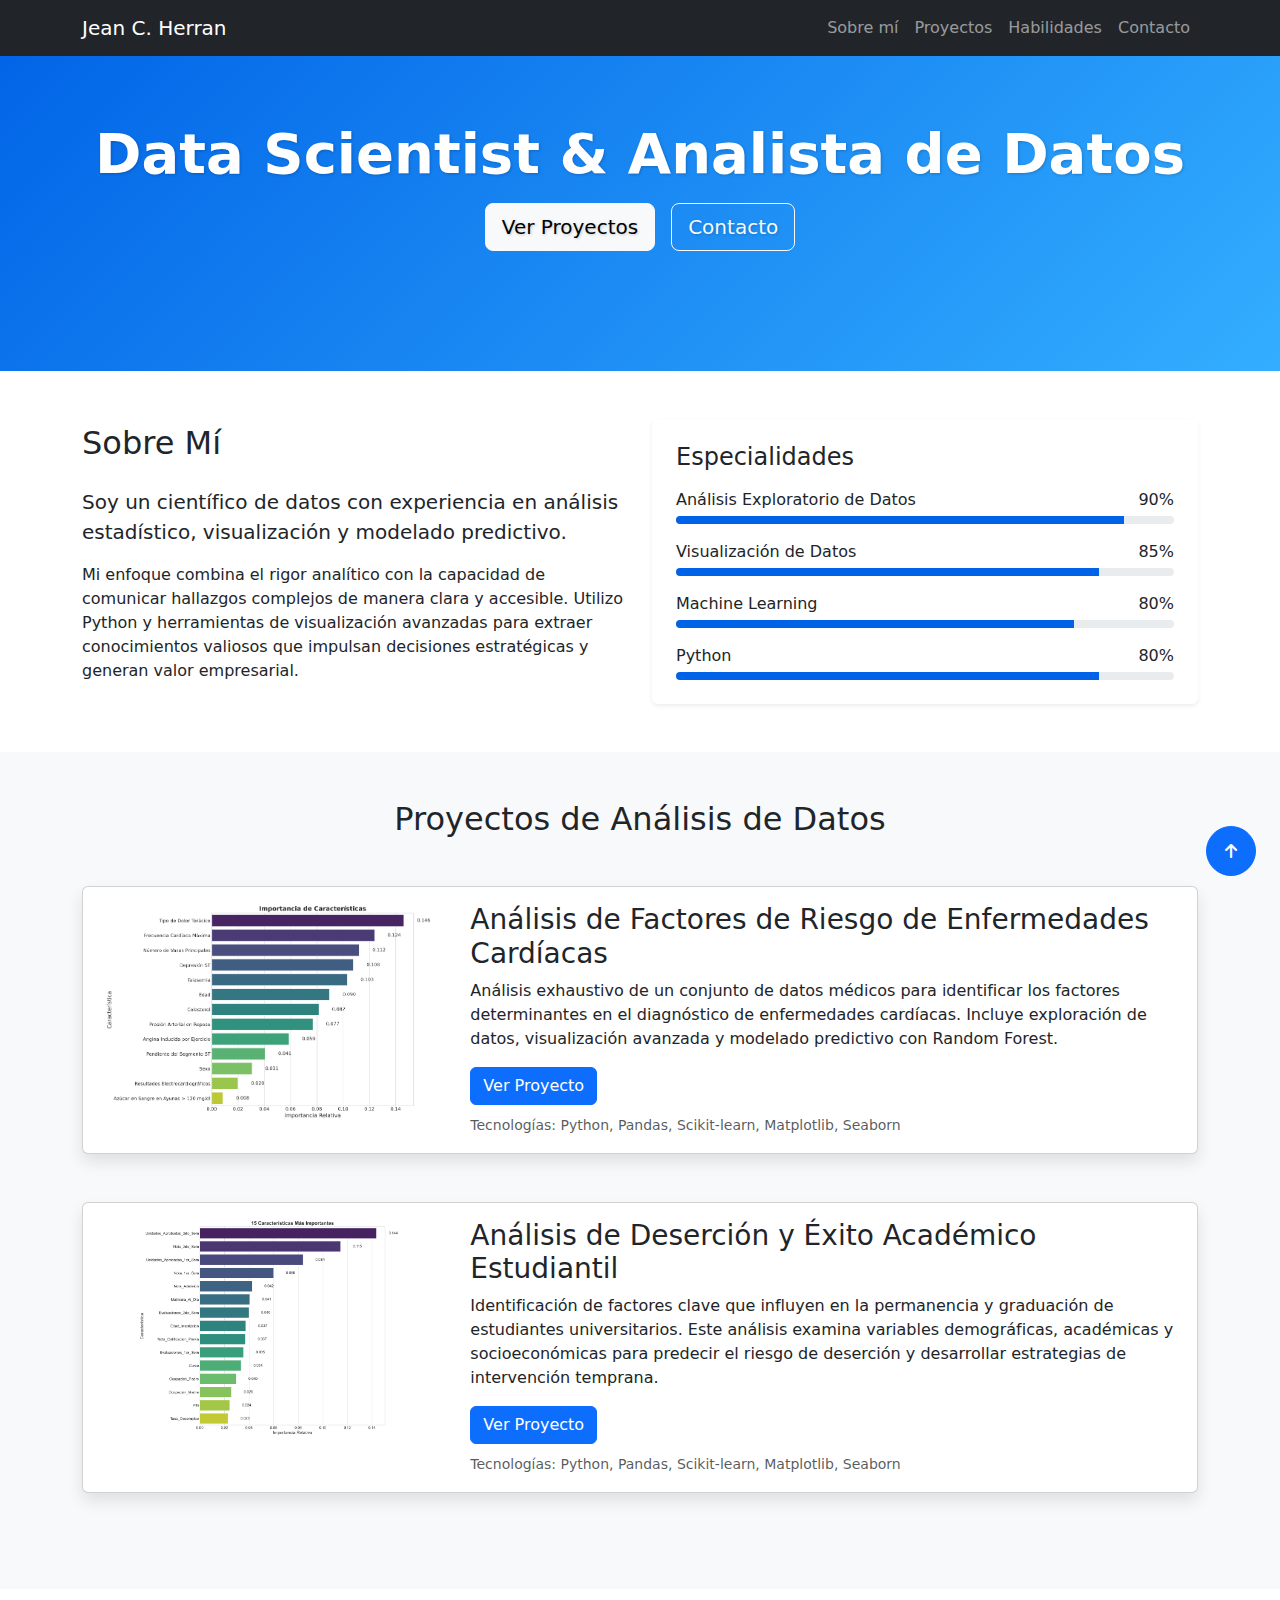
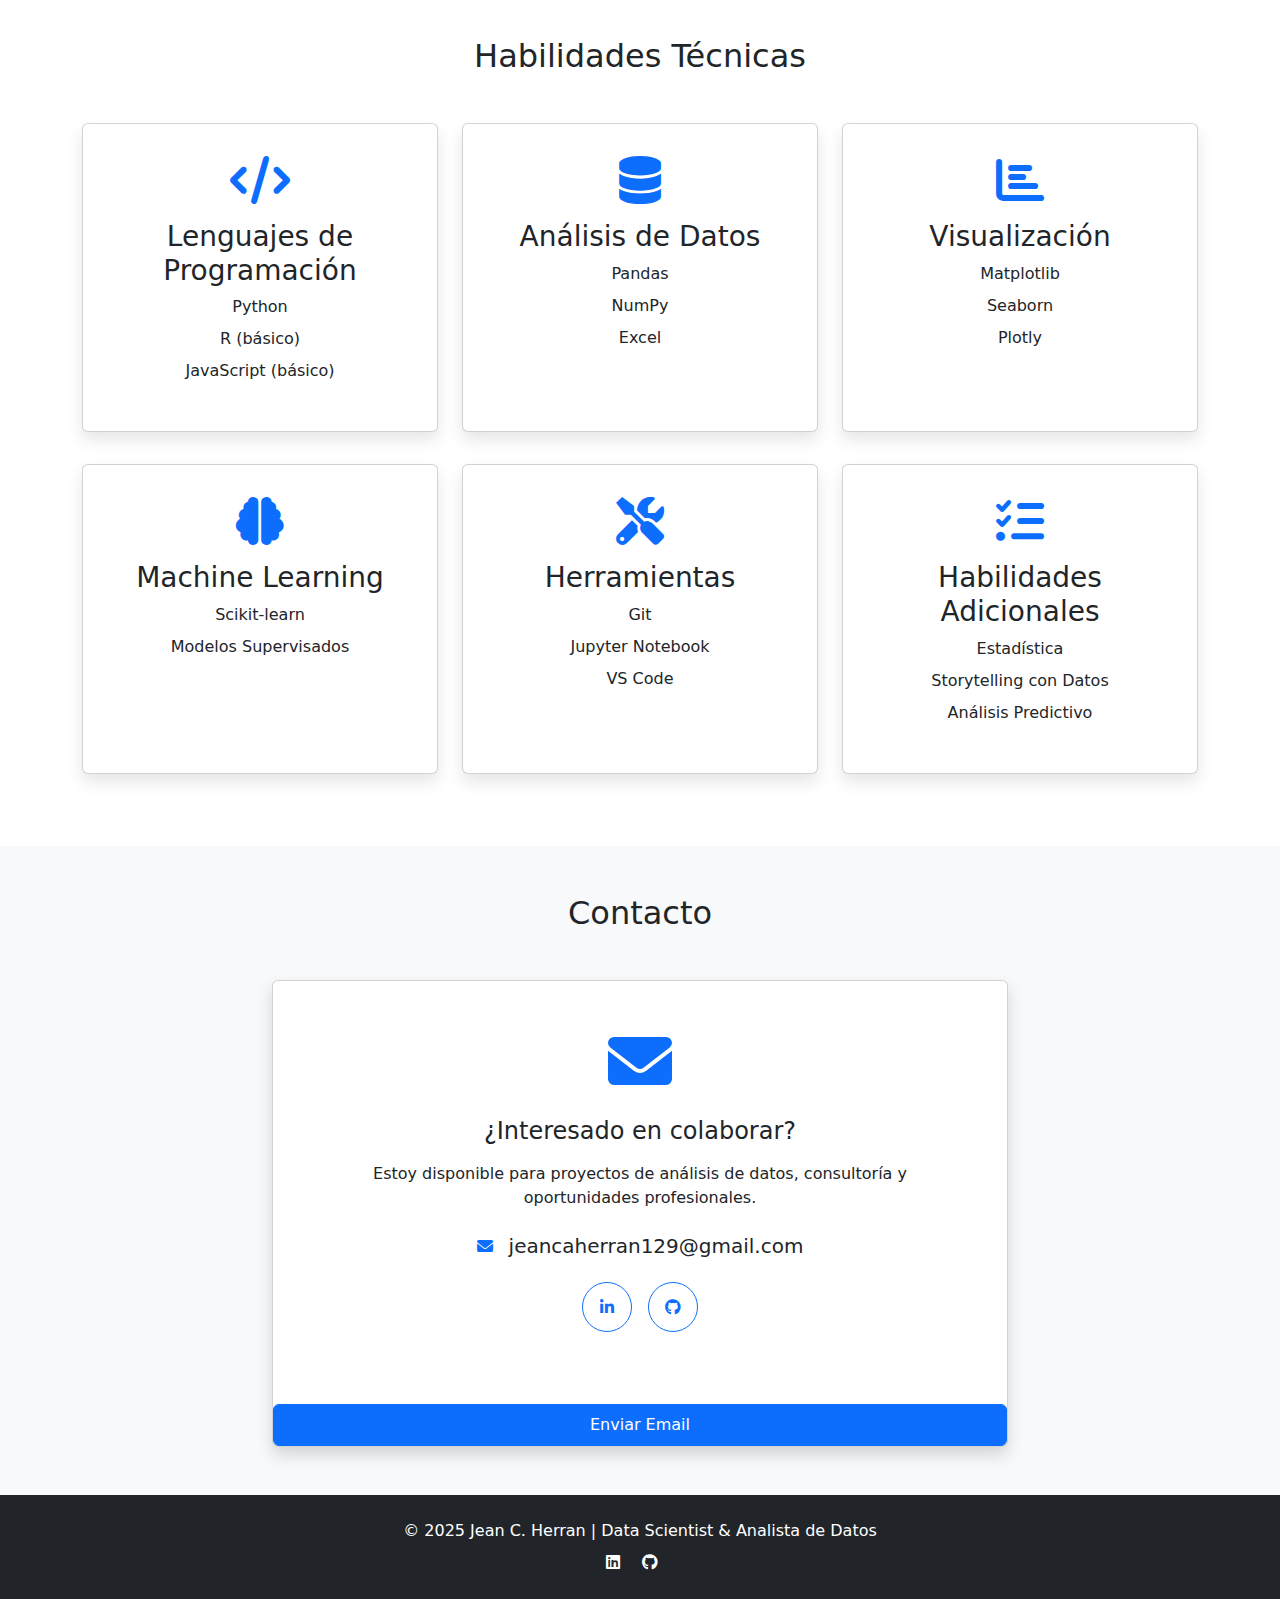
<file: index.html>
<!DOCTYPE html>
<html lang="es">
<head>
    <meta charset="UTF-8">
    <meta name="viewport" content="width=device-width, initial-scale=1.0">
    <title>Jean C. Herran | Portafolio de Data Science</title>
    <link rel="stylesheet" href="styles.css">
    <!-- Bootstrap CSS -->
    <link href="https://cdnjs.cloudflare.com/ajax/libs/bootstrap/5.3.0/css/bootstrap.min.css" rel="stylesheet">
    <!-- Font Awesome para íconos -->
    <link href="https://cdnjs.cloudflare.com/ajax/libs/font-awesome/6.0.0/css/all.min.css" rel="stylesheet">
    <!-- Estilos adicionales -->
    <style>
        /* Animación suave para scroll */
        html {
            scroll-behavior: smooth;
        }
        
        /* Estilos personalizados adicionales */
        .hero-section {
            background: linear-gradient(135deg, #0062E6, #33AEFF);
            padding: 120px 0;
            color: white;
            text-shadow: 1px 1px 3px rgba(0,0,0,0.2);
        }
        
        .skill-card {
            transition: transform 0.3s ease, box-shadow 0.3s ease;
        }
        
        .skill-card:hover {
            transform: translateY(-5px);
            box-shadow: 0 10px 20px rgba(0,0,0,0.1);
        }
        
        .project-image-container {
            height: 250px;
            display: flex;
            align-items: center;
            justify-content: center;
            overflow: hidden;
        }
        
        .project-image {
            max-height: 100%;
            max-width: 100%;
            object-fit: contain;
        }
    </style>
</head>
<body>
    <!-- Navegación -->
    <nav class="navbar navbar-expand-lg navbar-dark bg-dark fixed-top">
        <div class="container">
            <a class="navbar-brand" href="#">Jean C. Herran</a>
            <button class="navbar-toggler" type="button" data-bs-toggle="collapse" data-bs-target="#navbarNav">
                <span class="navbar-toggler-icon"></span>
            </button>
            <div class="collapse navbar-collapse" id="navbarNav">
                <ul class="navbar-nav ms-auto">
                    <li class="nav-item"><a class="nav-link" href="#about">Sobre mí</a></li>
                    <li class="nav-item"><a class="nav-link" href="#projects">Proyectos</a></li>
                    <li class="nav-item"><a class="nav-link" href="#skills">Habilidades</a></li>
                    <li class="nav-item"><a class="nav-link" href="#contact">Contacto</a></li>
                </ul>
            </div>
        </div>
    </nav>

    <!-- Sección Hero -->
    <header class="hero-section text-center" id="hero">
        <div class="container">
            <h1 class="display-4 fw-bold mb-3">Data Scientist & Analista de Datos</h1>
            <!--<p class="lead fs-4 mb-5">Transformando datos complejos en insights accionables y soluciones basadas en evidencia</p>-->
            <div class="d-flex justify-content-center gap-3">
                <a href="#projects" class="btn btn-light btn-lg">Ver Proyectos</a>
                <a href="#contact" class="btn btn-outline-light btn-lg">Contacto</a>
            </div>
        </div>
    </header>

    <!-- Sección Sobre Mí -->
    <section id="about" class="py-5">
        <div class="container">
            <div class="row align-items-center">
                <div class="col-lg-6 mb-4 mb-lg-0">
                    <h2 class="mb-4">Sobre Mí</h2>
                    <p class="lead">Soy un científico de datos con experiencia en análisis estadístico, visualización y modelado predictivo.</p>
                    <p>Mi enfoque combina el rigor analítico con la capacidad de comunicar hallazgos complejos de manera clara y accesible. Utilizo Python y herramientas de visualización avanzadas para extraer conocimientos valiosos que impulsan decisiones estratégicas y generan valor empresarial.</p>
                </div>
                <div class="col-lg-6">
                    <div class="card border-0 shadow-sm">
                        <div class="card-body p-4">
                            <h4 class="mb-3">Especialidades</h4>
                            <div class="mb-3">
                                <div class="d-flex justify-content-between mb-1">
                                    <span>Análisis Exploratorio de Datos</span>
                                    <span>90%</span>
                                </div>
                                <div class="progress" style="height: 8px;">
                                    <div class="progress-bar" role="progressbar" style="width: 90%; background-color: #0062E6;" aria-valuenow="90" aria-valuemin="0" aria-valuemax="100"></div>
                                </div>
                            </div>
                            <div class="mb-3">
                                <div class="d-flex justify-content-between mb-1">
                                    <span>Visualización de Datos</span>
                                    <span>85%</span>
                                </div>
                                <div class="progress" style="height: 8px;">
                                    <div class="progress-bar" role="progressbar" style="width: 85%; background-color: #0062E6;" aria-valuenow="85" aria-valuemin="0" aria-valuemax="100"></div>
                                </div>
                            </div>
                            <div class="mb-3">
                                <div class="d-flex justify-content-between mb-1">
                                    <span>Machine Learning</span>
                                    <span>80%</span>
                                </div>
                                <div class="progress" style="height: 8px;">
                                    <div class="progress-bar" role="progressbar" style="width: 80%; background-color: #0062E6;" aria-valuenow="80" aria-valuemin="0" aria-valuemax="100"></div>
                                </div>
                            </div>
                            <div>
                                <div class="d-flex justify-content-between mb-1">
                                    <span>Python</span>
                                    <span>80%</span>
                                </div>
                                <div class="progress" style="height: 8px;">
                                    <div class="progress-bar" role="progressbar" style="width: 85%; background-color: #0062E6;" aria-valuenow="85" aria-valuemin="0" aria-valuemax="100"></div>
                                </div>
                            </div>
                        </div>
                    </div>
                </div>
            </div>
        </div>
    </section>

    <!-- Sección de Proyectos -->
    <section id="projects" class="py-5 bg-light">
        <div class="container">
            <h2 class="text-center mb-5">Proyectos de Análisis de Datos</h2>
            
            <!-- Proyecto 1: Análisis de Enfermedades Cardíacas -->
            <div class="card mb-5">
                <div class="row g-0">
                    <div class="col-md-4">
                        <div class="project-image-container p-3">
                            <img src="projects/heart-disease-analysis/images/feature_importance.png" 
                                 class="project-image rounded" 
                                 alt="Análisis de factores de riesgo de enfermedades cardíacas">
                        </div>
                    </div>
                    <div class="col-md-8">
                        <div class="card-body">
                            <h3 class="card-title">Análisis de Factores de Riesgo de Enfermedades Cardíacas</h3>
                            <p class="card-text">Análisis exhaustivo de un conjunto de datos médicos para identificar los factores determinantes en el diagnóstico de enfermedades cardíacas. Incluye exploración de datos, visualización avanzada y modelado predictivo con Random Forest.</p>
                            <div class="d-flex gap-2">
                                <a href="projects/heart-disease-analysis/index.html" class="btn btn-primary">Ver Proyecto</a>
                            </div>
                            <p class="card-text mt-2"><small class="text-muted">Tecnologías: Python, Pandas, Scikit-learn, Matplotlib, Seaborn</small></p>
                        </div>
                    </div>
                </div>
            </div>
            
            <!-- Proyecto 2: Análisis de Deserción Estudiantil -->
        <div class="card mb-5">
            <div class="row g-0">
                <div class="col-md-4">
                    <div class="project-image-container p-3">
                        <img src="projects/students-dropout/images/feature_importance.png" 
                             class="project-image rounded" 
                             alt="Análisis de deserción y éxito académico">
                    </div>
                </div>
                <div class="col-md-8">
                    <div class="card-body">
                        <h3 class="card-title">Análisis de Deserción y Éxito Académico Estudiantil</h3>
                        <p class="card-text">Identificación de factores clave que influyen en la permanencia y graduación de estudiantes universitarios. Este análisis examina variables demográficas, académicas y socioeconómicas para predecir el riesgo de deserción y desarrollar estrategias de intervención temprana.</p>
                        <div class="d-flex gap-2">
                            <a href="projects/students-dropout/index.html" class="btn btn-primary">Ver Proyecto</a>
                        </div>
                        <p class="card-text mt-2"><small class="text-muted">Tecnologías: Python, Pandas, Scikit-learn, Matplotlib, Seaborn</small></p>
                    </div>
                </div>
            </div>
        </div>
    </section>

    <!-- Sección de Habilidades -->
    <section id="skills" class="py-5">
        <div class="container">
            <h2 class="text-center mb-5">Habilidades Técnicas</h2>
            <div class="row">
                <div class="col-md-4 mb-4">
                    <div class="card h-100 skill-card">
                        <div class="card-body text-center">
                            <i class="fas fa-code fa-3x mb-3 text-primary"></i>
                            <h3 class="card-title">Lenguajes de Programación</h3>
                            <ul class="list-unstyled">
                                <li class="mb-2">Python</li>
                                <li class="mb-2">R (básico)</li>
                                <li>JavaScript (básico)</li>
                            </ul>
                        </div>
                    </div>
                </div>
                <div class="col-md-4 mb-4">
                    <div class="card h-100 skill-card">
                        <div class="card-body text-center">
                            <i class="fas fa-database fa-3x mb-3 text-primary"></i>
                            <h3 class="card-title">Análisis de Datos</h3>
                            <ul class="list-unstyled">
                                <li class="mb-2">Pandas</li>
                                <li class="mb-2">NumPy</li>
                                <li>Excel </li>
                            </ul>
                        </div>
                    </div>
                </div>
                <div class="col-md-4 mb-4">
                    <div class="card h-100 skill-card">
                        <div class="card-body text-center">
                            <i class="fas fa-chart-bar fa-3x mb-3 text-primary"></i>
                            <h3 class="card-title">Visualización</h3>
                            <ul class="list-unstyled">
                                <li class="mb-2">Matplotlib</li>
                                <li class="mb-2">Seaborn</li>
                                <li>Plotly</li>
                            </ul>
                        </div>
                    </div>
                </div>
            </div>
            <div class="row mt-2">
                <div class="col-md-4 mb-4">
                    <div class="card h-100 skill-card">
                        <div class="card-body text-center">
                            <i class="fas fa-brain fa-3x mb-3 text-primary"></i>
                            <h3 class="card-title">Machine Learning</h3>
                            <ul class="list-unstyled">
                                <li class="mb-2">Scikit-learn</li>
                                <li>Modelos Supervisados</li>
                            </ul>
                        </div>
                    </div>
                </div>
                <div class="col-md-4 mb-4">
                    <div class="card h-100 skill-card">
                        <div class="card-body text-center">
                            <i class="fas fa-tools fa-3x mb-3 text-primary"></i>
                            <h3 class="card-title">Herramientas</h3>
                            <ul class="list-unstyled">
                                <li class="mb-2">Git</li>
                                <li class="mb-2">Jupyter Notebook</li>
                                <li>VS Code</li>
                            </ul>
                        </div>
                    </div>
                </div>
                <div class="col-md-4 mb-4">
                    <div class="card h-100 skill-card">
                        <div class="card-body text-center">
                            <i class="fas fa-tasks fa-3x mb-3 text-primary"></i>
                            <h3 class="card-title">Habilidades Adicionales</h3>
                            <ul class="list-unstyled">
                                <li class="mb-2">Estadística</li>
                                <li class="mb-2">Storytelling con Datos</li>
                                <li>Análisis Predictivo</li>
                            </ul>
                        </div>
                    </div>
                </div>
            </div>
        </div>
    </section>

    <!-- Sección de Contacto -->
    <section id="contact" class="py-5 bg-light">
        <div class="container">
            <h2 class="text-center mb-5">Contacto</h2>
            <div class="row justify-content-center">
                <div class="col-lg-8">
                    <div class="card shadow">
                        <div class="card-body p-5 text-center">
                            <i class="fas fa-envelope fa-4x text-primary mb-4"></i>
                            <h4 class="mb-3">¿Interesado en colaborar?</h4>
                            <p class="mb-4">Estoy disponible para proyectos de análisis de datos, consultoría y oportunidades profesionales.</p>
                            
                            <div class="d-flex justify-content-center align-items-center mb-4">
                                <i class="fas fa-envelope text-primary me-3"></i>
                                <h5 class="mb-0">jeancaherran129@gmail.com</h5>
                            </div>
                            
                            <div class="d-flex justify-content-center mb-4">
                                <div class="mx-2">
                                    <a href="https://linkedin.com/in/jean-carlo-herran-1b131127b" class="btn btn-outline-primary rounded-circle" style="width: 50px; height: 50px; display: flex; align-items: center; justify-content: center;">
                                        <i class="fab fa-linkedin-in"></i>
                                    </a>
                                </div>
                                <div class="mx-2">
                                    <a href="https://github.com/JeanC221" class="btn btn-outline-primary rounded-circle" style="width: 50px; height: 50px; display: flex; align-items: center; justify-content: center;">
                                        <i class="fab fa-github"></i>
                                    </a>
                                </div>
                                </div>
                            </div>
                            
                            <a href="mailto:jeancaherran129@gmail.com" class="btn btn-primary px-4 py-2">Enviar Email</a>
                        </div>
                    </div>
                </div>
            </div>
        </div>
    </section>

    <!-- Pie de página -->
    <footer class="bg-dark text-white text-center py-4">
        <div class="container">
            <p class="mb-2">© 2025 Jean C. Herran | Data Scientist & Analista de Datos</p>
            <div class="social-icons">
                <a href="https://linkedin.com/in/jean-carlo-herran-1b131127b" class="text-white me-3"><i class="fab fa-linkedin"></i></a>
                <a href="https://github.com/JeanC221" class="text-white me-3"><i class="fab fa-github"></i></a>
            </div>
        </div>
    </footer>

    <!-- Botón para volver arriba -->
    <a href="#hero" class="btn btn-primary position-fixed bottom-0 end-0 m-4 rounded-circle d-flex justify-content-center align-items-center" style="width: 50px; height: 50px;">
        <i class="fas fa-arrow-up"></i>
    </a>

    <!-- Bootstrap JS -->
    <script src="https://cdnjs.cloudflare.com/ajax/libs/bootstrap/5.3.0/js/bootstrap.bundle.min.js"></script>
</body>
</html>
</file>
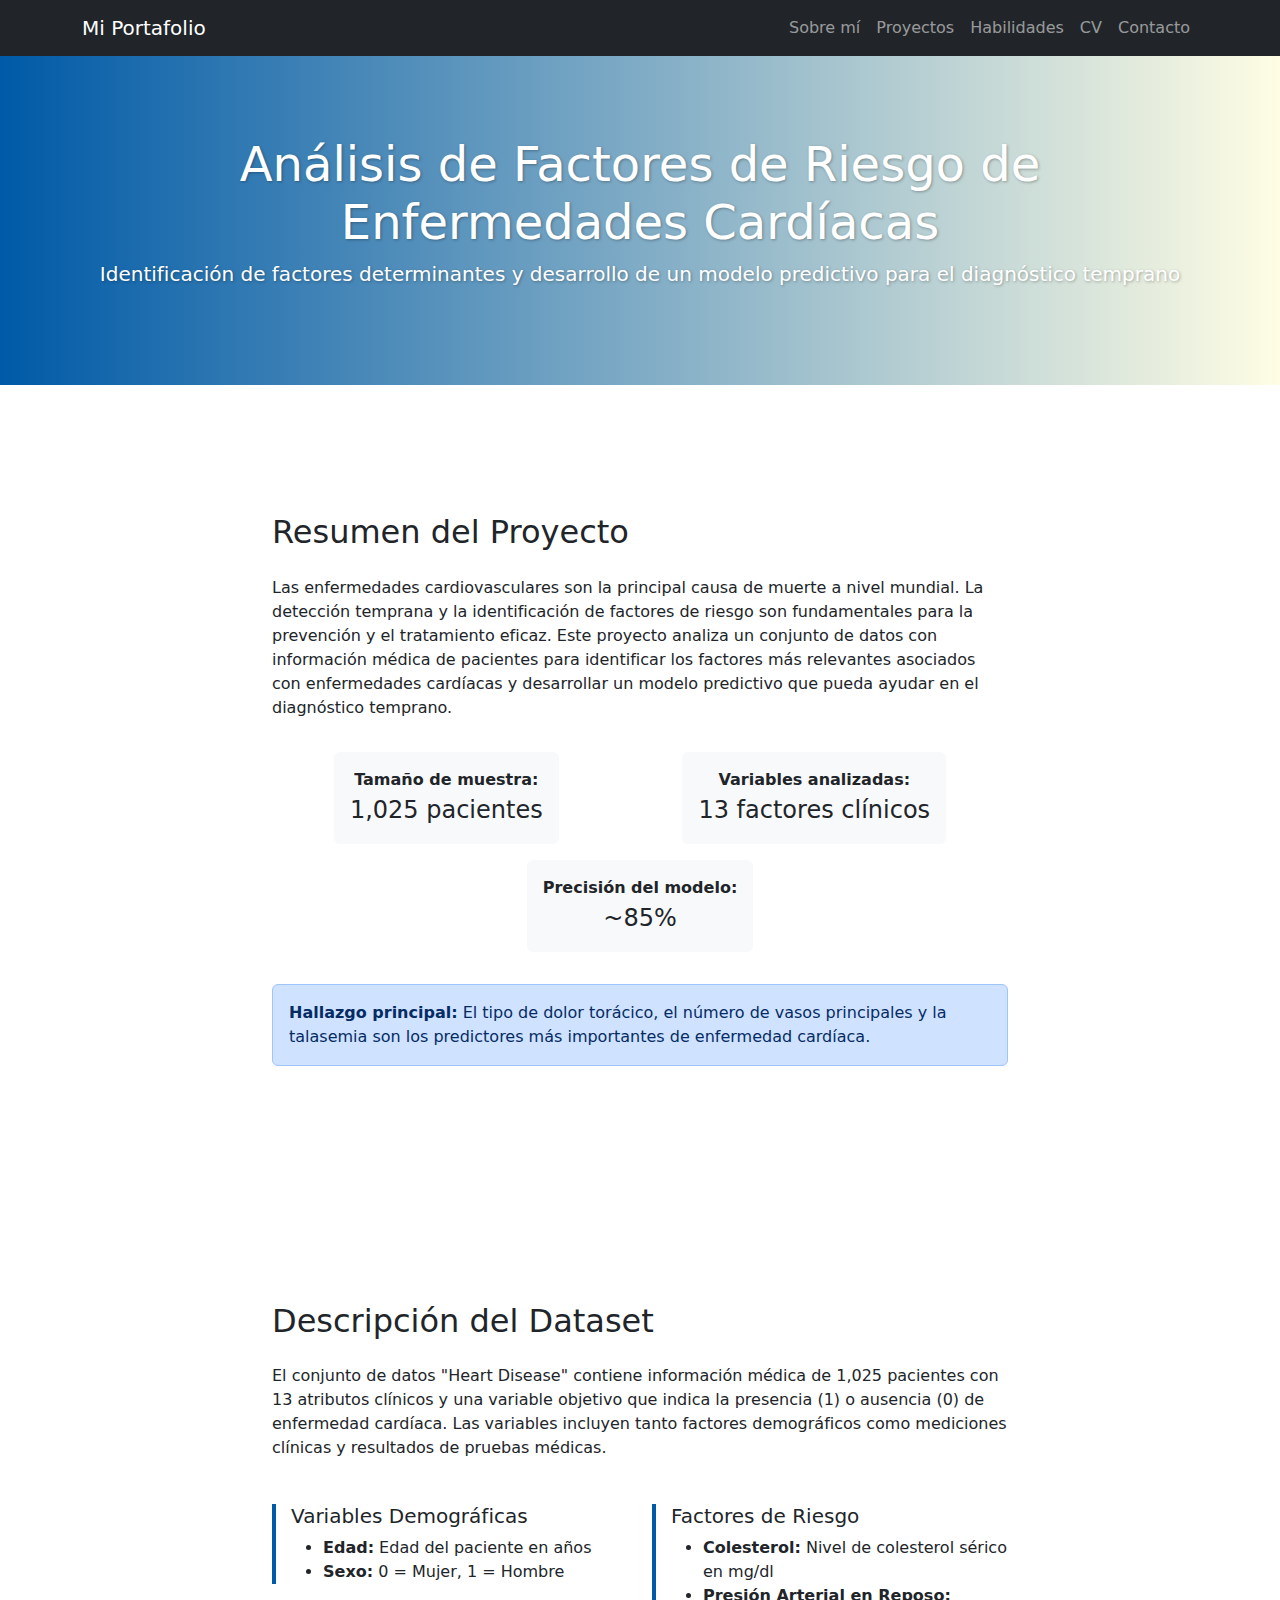
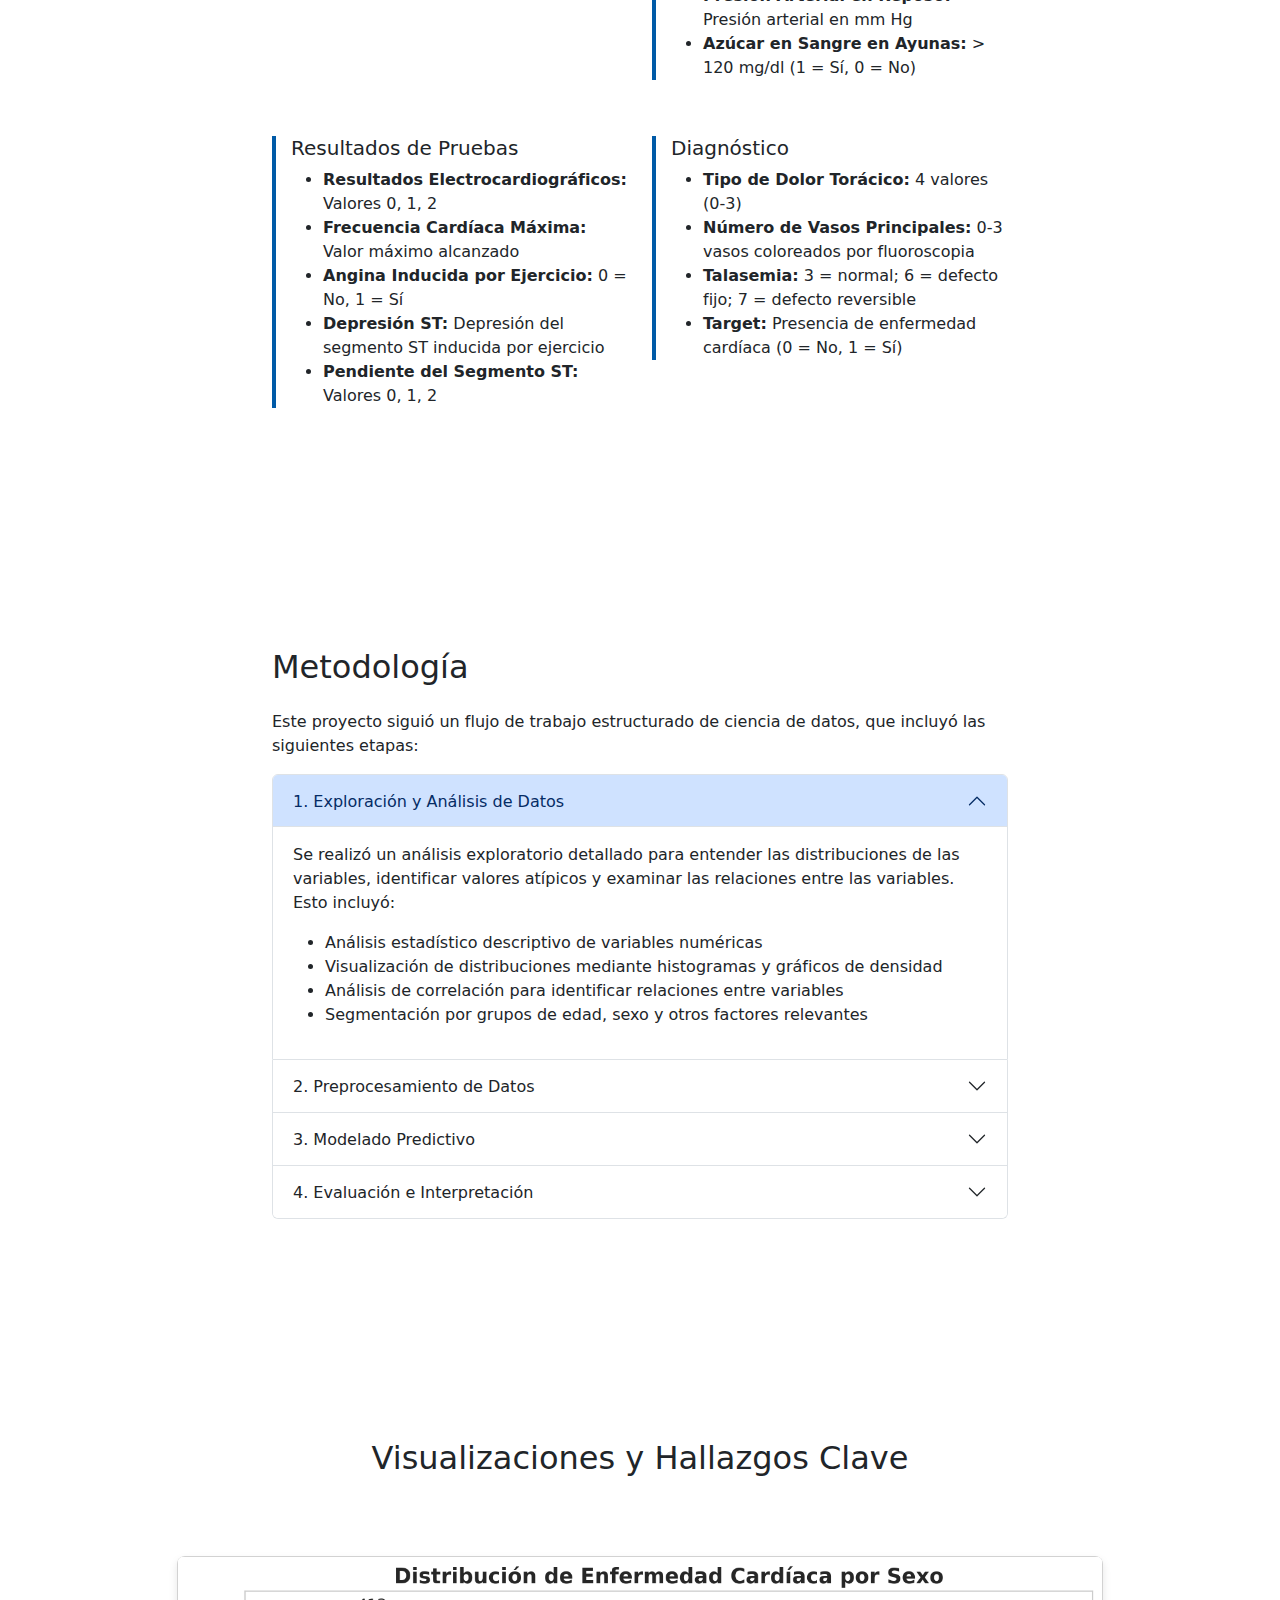
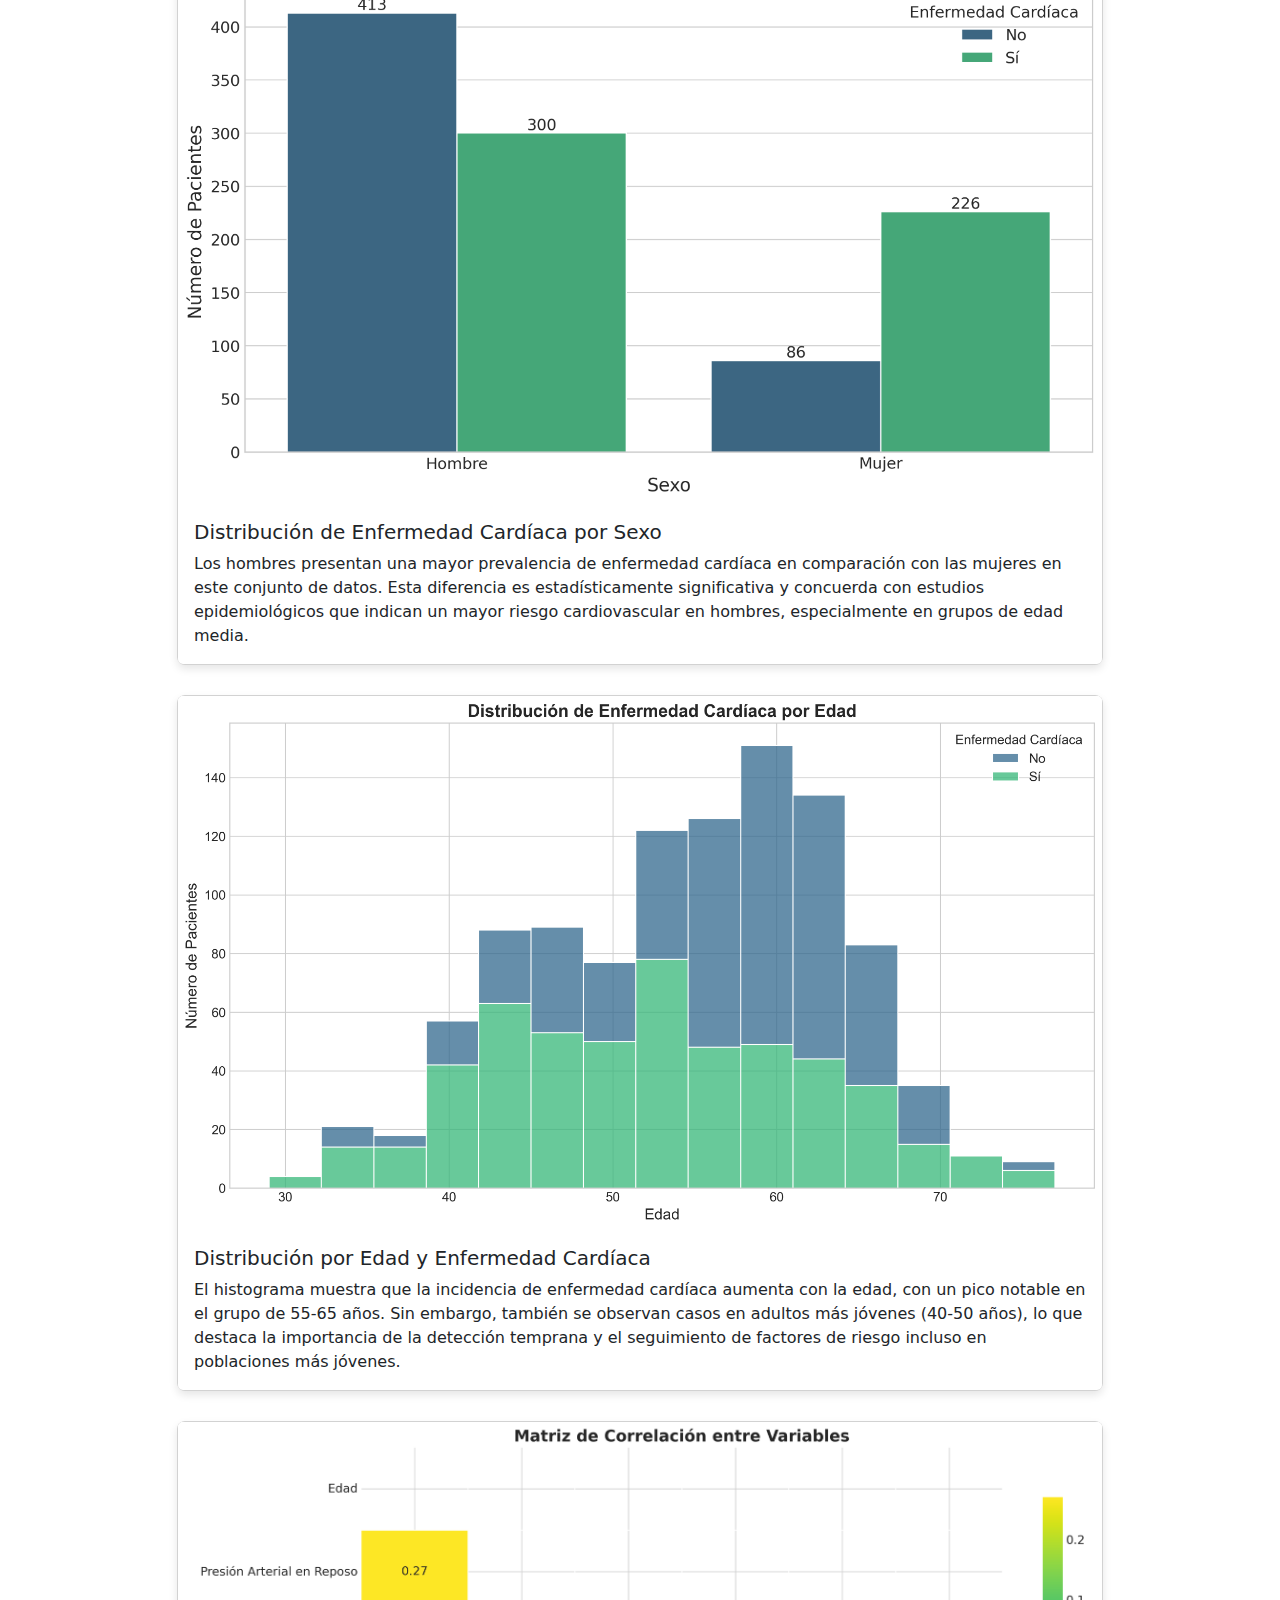
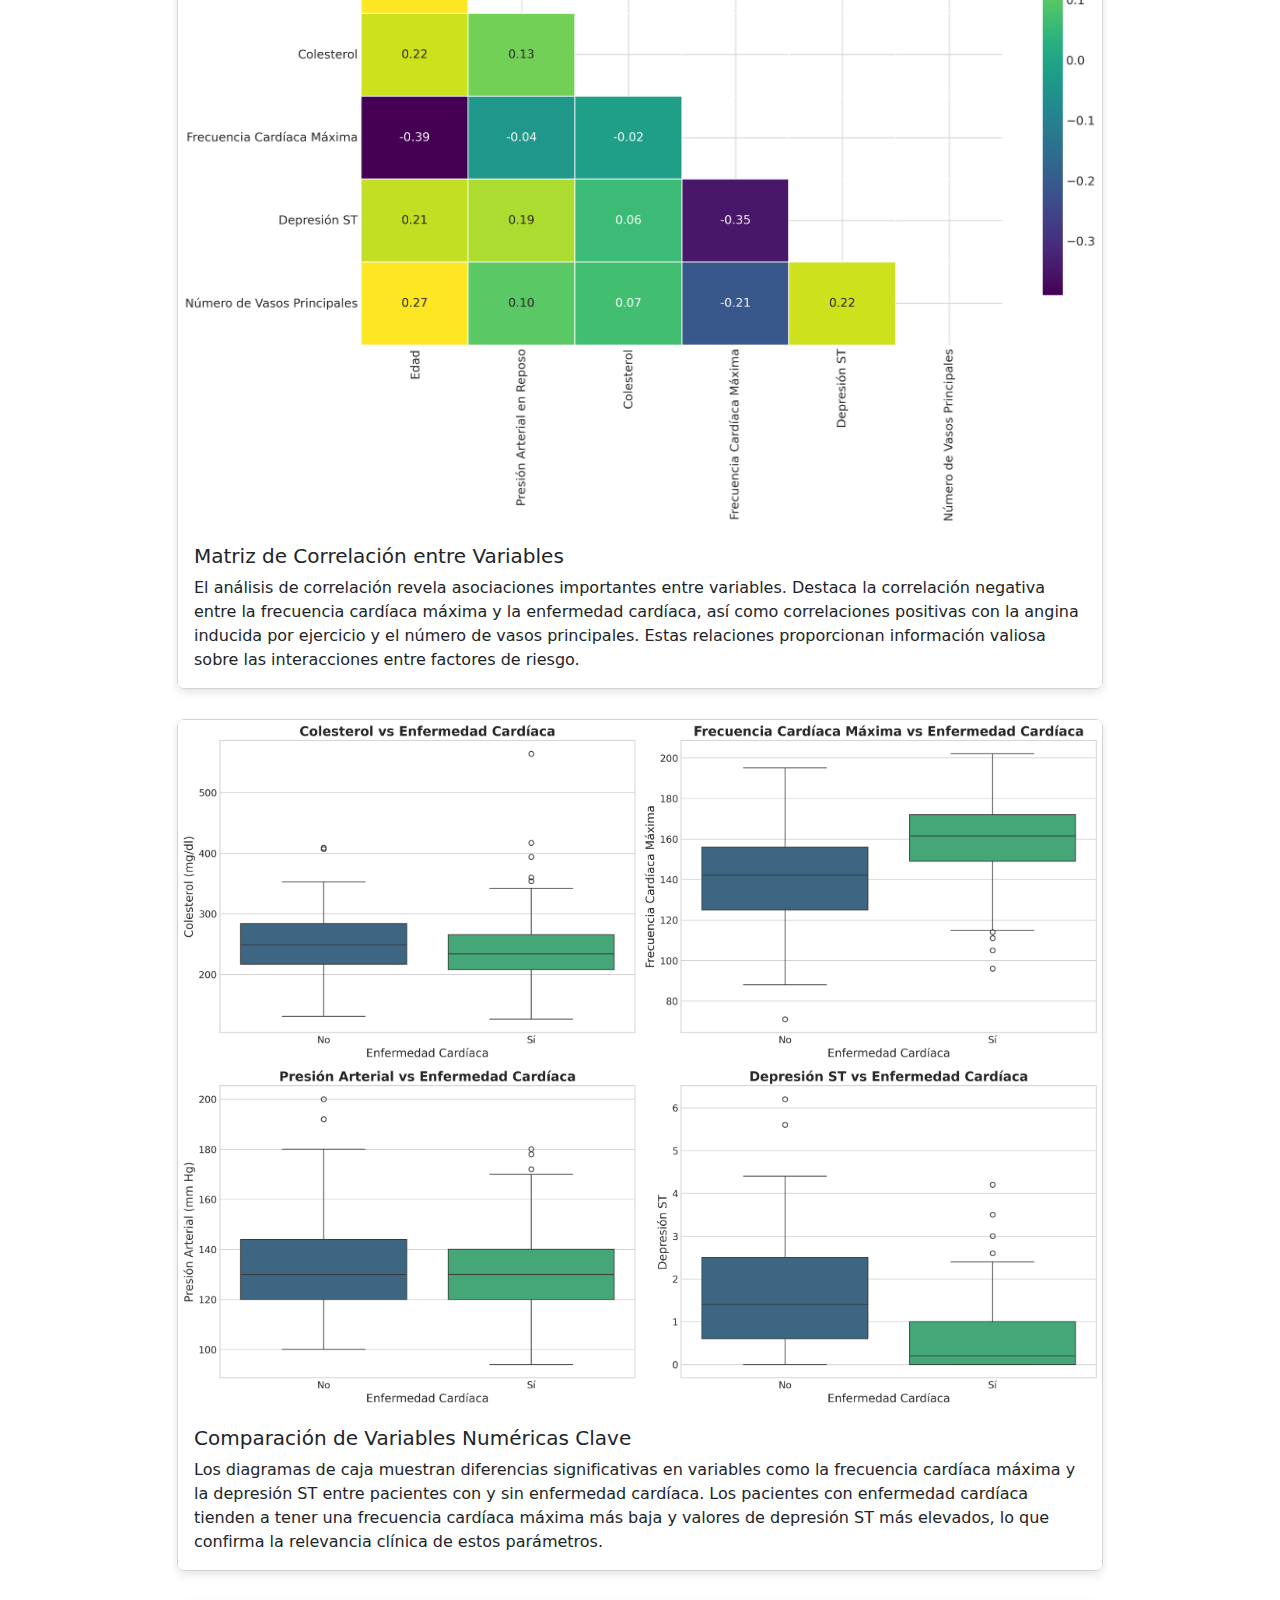
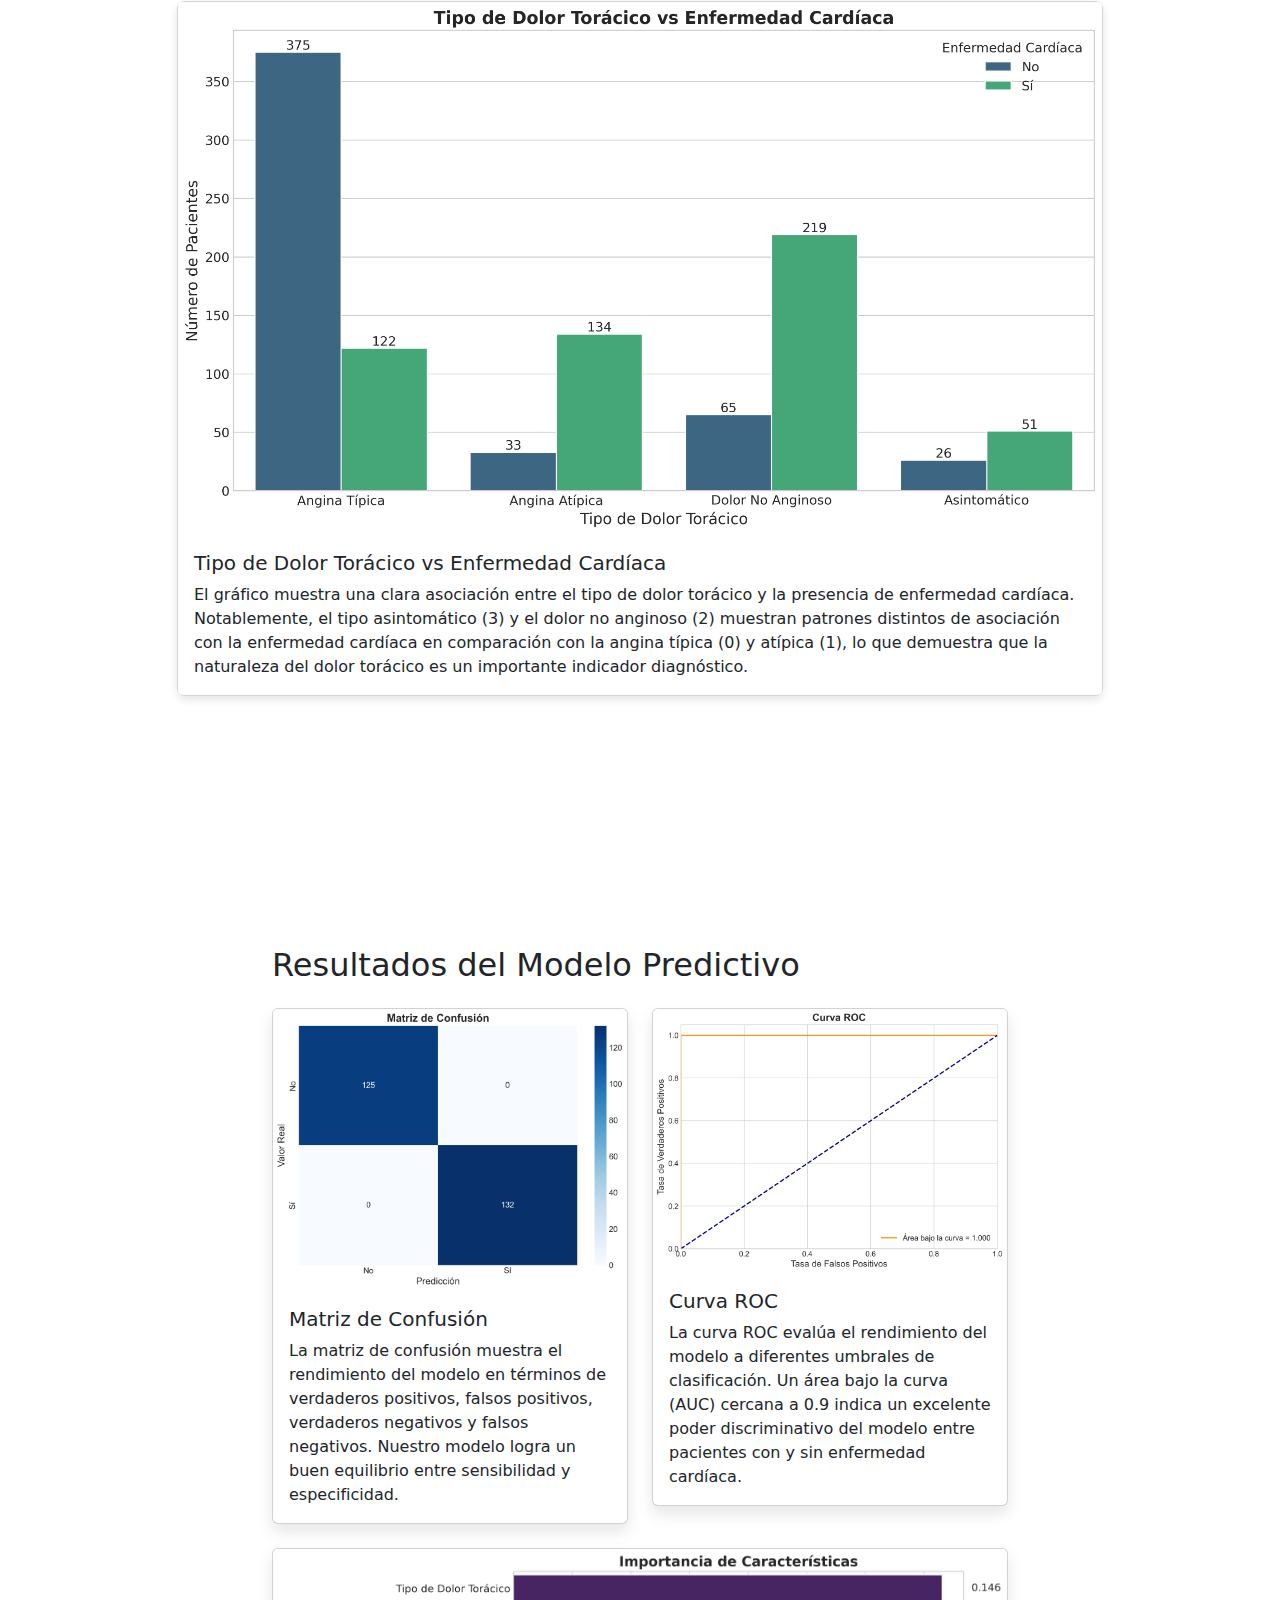
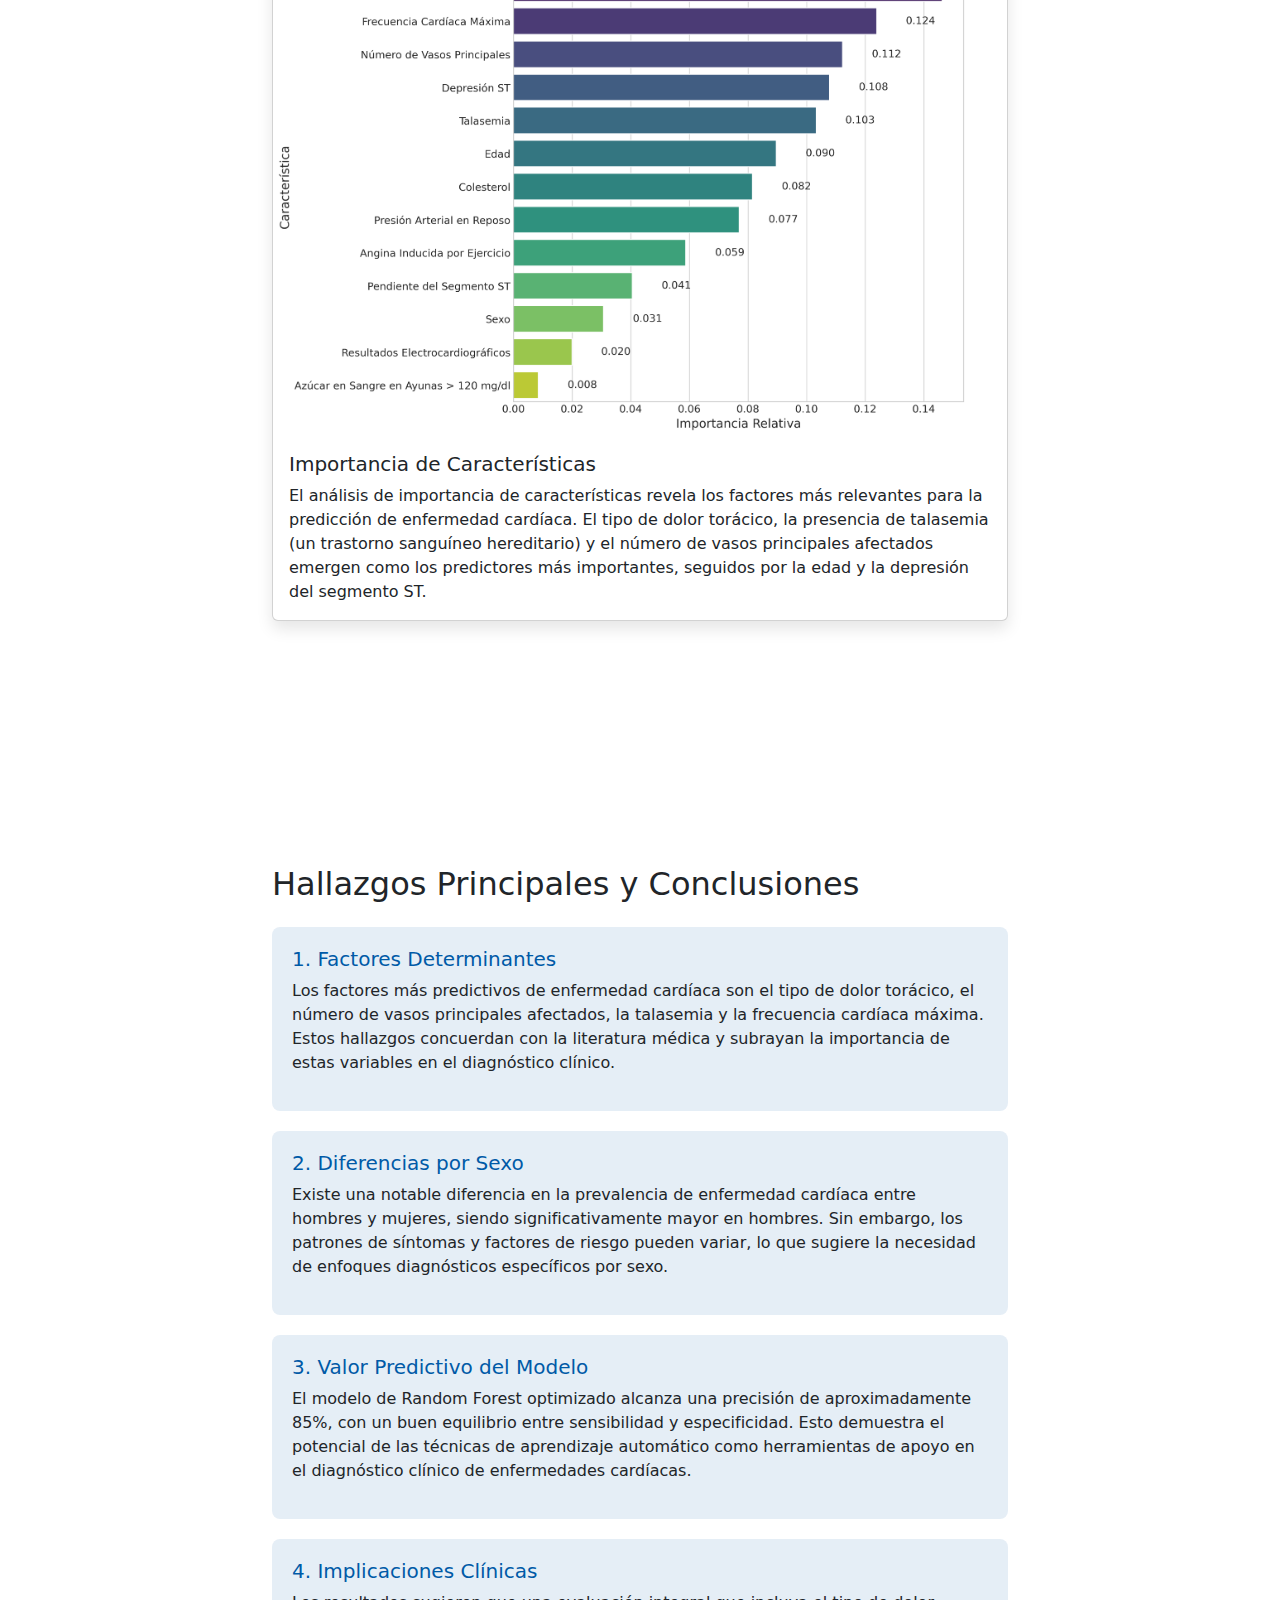
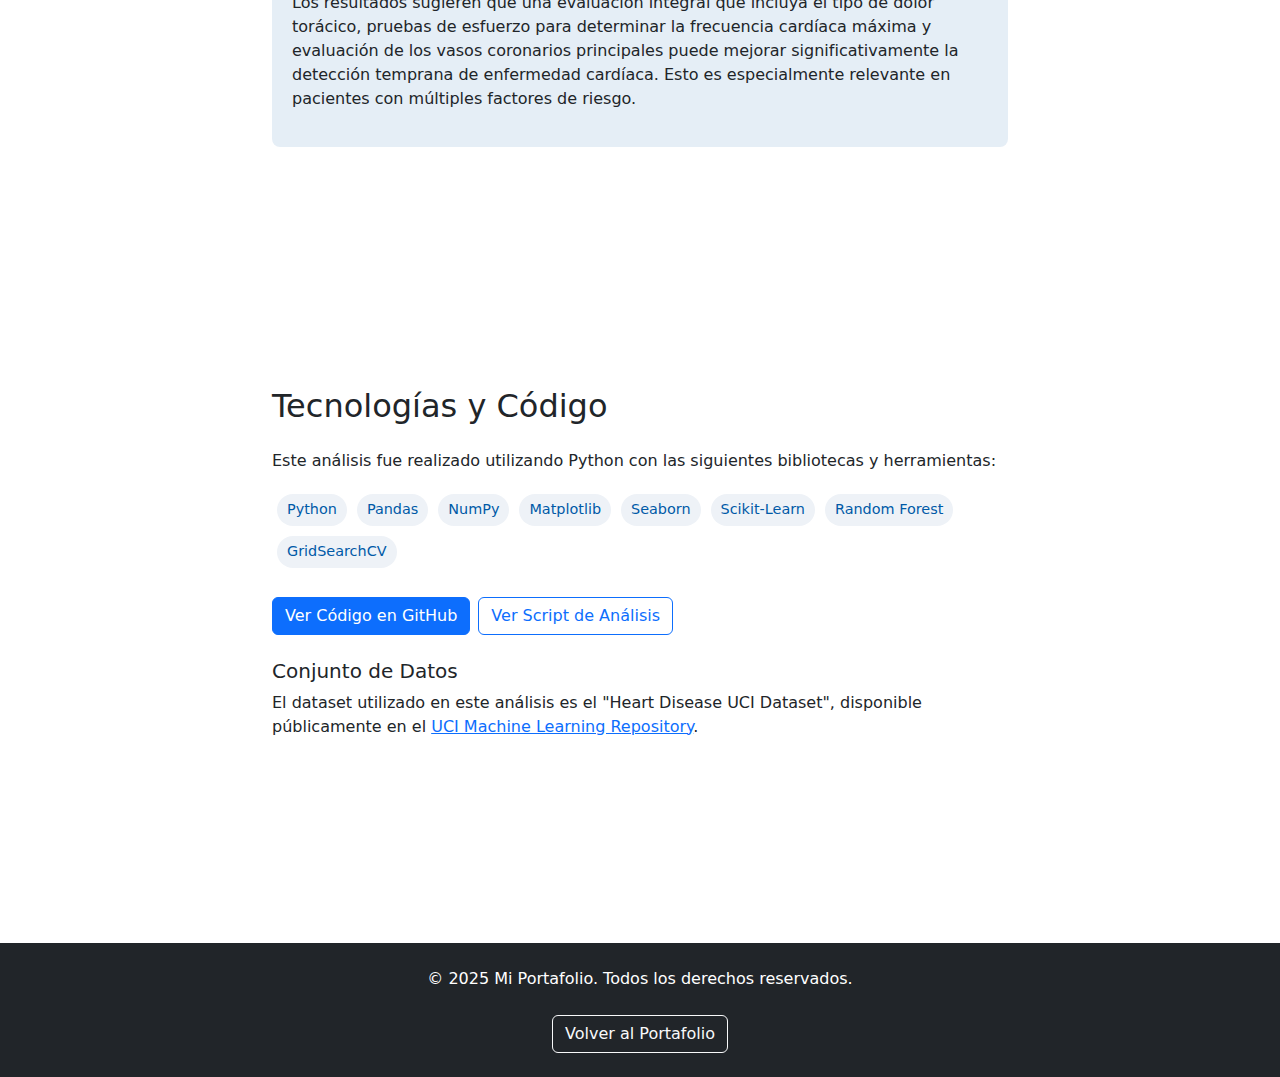
<file: projects/heart-disease-analysis/index.html>
<!DOCTYPE html>
<html lang="es">
<head>
    <meta charset="UTF-8">
    <meta name="viewport" content="width=device-width, initial-scale=1.0">
    <title>Análisis de Factores de Riesgo de Enfermedades Cardíacas | Mi Portafolio</title>
    <link rel="stylesheet" href="../../styles.css">
    <link href="https://cdnjs.cloudflare.com/ajax/libs/bootstrap/5.3.0/css/bootstrap.min.css" rel="stylesheet">
    <style>
        .project-header {
            background: linear-gradient(to right, #005AA7, #FFFDE4);
            padding: 80px 0;
            color: white;
            text-shadow: 1px 1px 3px rgba(0,0,0,0.3);
        }
        
        .analysis-section {
            margin: 60px 0;
        }
        
        .visualization {
            margin: 30px 0;
            box-shadow: 0 4px 8px rgba(0,0,0,0.1);
            border-radius: 8px;
            overflow: hidden;
            transition: transform 0.3s ease;
        }
        
        .visualization:hover {
            transform: translateY(-5px);
        }
        
        .visualization img {
            width: 100%;
            height: auto;
        }
        
        .methodology-card {
            border-left: 4px solid #005AA7;
            padding-left: 15px;
            margin: 20px 0;
        }
        
        .key-finding {
            background-color: rgba(0, 90, 167, 0.1);
            border-radius: 8px;
            padding: 20px;
            margin-bottom: 20px;
        }
        
        .key-finding h5 {
            color: #005AA7;
        }
        
        .tech-badge {
            display: inline-block;
            background-color: #eef2f7;
            color: #005AA7;
            padding: 5px 10px;
            border-radius: 20px;
            margin: 5px;
            font-size: 0.9em;
        }
    </style>
</head>
<body>
    <nav class="navbar navbar-expand-lg navbar-dark bg-dark">
        <div class="container">
            <a class="navbar-brand" href="../../index.html">Mi Portafolio</a>
            <button class="navbar-toggler" type="button" data-bs-toggle="collapse" data-bs-target="#navbarNav">
                <span class="navbar-toggler-icon"></span>
            </button>
            <div class="collapse navbar-collapse" id="navbarNav">
                <ul class="navbar-nav ms-auto">
                    <li class="nav-item"><a class="nav-link" href="../../index.html#about">Sobre mí</a></li>
                    <li class="nav-item"><a class="nav-link" href="../../index.html#projects">Proyectos</a></li>
                    <li class="nav-item"><a class="nav-link" href="../../index.html#skills">Habilidades</a></li>
                    <li class="nav-item"><a class="nav-link" href="../../index.html#resume">CV</a></li>
                    <li class="nav-item"><a class="nav-link" href="../../index.html#contact">Contacto</a></li>
                </ul>
            </div>
        </div>
    </nav>

    <header class="project-header">
        <div class="container text-center">
            <h1>Análisis de Factores de Riesgo de Enfermedades Cardíacas</h1>
            <p class="lead">Identificación de factores determinantes y desarrollo de un modelo predictivo para el diagnóstico temprano</p>
        </div>
    </header>

    <main class="container py-5">
        <section class="row mb-5">
            <div class="col-lg-8 mx-auto">
                <h2 class="mb-4">Resumen del Proyecto</h2>
                <p>Las enfermedades cardiovasculares son la principal causa de muerte a nivel mundial. La detección temprana y la identificación de factores de riesgo son fundamentales para la prevención y el tratamiento eficaz. Este proyecto analiza un conjunto de datos con información médica de pacientes para identificar los factores más relevantes asociados con enfermedades cardíacas y desarrollar un modelo predictivo que pueda ayudar en el diagnóstico temprano.</p>
                
                <div class="d-flex flex-wrap justify-content-around mt-4 mb-4">
                    <div class="bg-light p-3 rounded m-2 text-center">
                        <strong>Tamaño de muestra:</strong>
                        <div class="fs-4">1,025 pacientes</div>
                    </div>
                    <div class="bg-light p-3 rounded m-2 text-center">
                        <strong>Variables analizadas:</strong>
                        <div class="fs-4">13 factores clínicos</div>
                    </div>
                    <div class="bg-light p-3 rounded m-2 text-center">
                        <strong>Precisión del modelo:</strong>
                        <div class="fs-4">~85%</div>
                    </div>
                </div>
                
                <div class="alert alert-primary" role="alert">
                    <strong>Hallazgo principal:</strong> El tipo de dolor torácico, el número de vasos principales y la talasemia son los predictores más importantes de enfermedad cardíaca.
                </div>
            </div>
        </section>

        <section class="analysis-section">
            <div class="row">
                <div class="col-lg-8 mx-auto">
                    <h2 class="mb-4">Descripción del Dataset</h2>
                    <p>El conjunto de datos "Heart Disease" contiene información médica de 1,025 pacientes con 13 atributos clínicos y una variable objetivo que indica la presencia (1) o ausencia (0) de enfermedad cardíaca. Las variables incluyen tanto factores demográficos como mediciones clínicas y resultados de pruebas médicas.</p>
                    
                    <div class="row mt-4">
                        <div class="col-md-6">
                            <div class="methodology-card">
                                <h5>Variables Demográficas</h5>
                                <ul>
                                    <li><strong>Edad:</strong> Edad del paciente en años</li>
                                    <li><strong>Sexo:</strong> 0 = Mujer, 1 = Hombre</li>
                                </ul>
                            </div>
                        </div>
                        <div class="col-md-6">
                            <div class="methodology-card">
                                <h5>Factores de Riesgo</h5>
                                <ul>
                                    <li><strong>Colesterol:</strong> Nivel de colesterol sérico en mg/dl</li>
                                    <li><strong>Presión Arterial en Reposo:</strong> Presión arterial en mm Hg</li>
                                    <li><strong>Azúcar en Sangre en Ayunas:</strong> > 120 mg/dl (1 = Sí, 0 = No)</li>
                                </ul>
                            </div>
                        </div>
                    </div>
                    
                    <div class="row mt-3">
                        <div class="col-md-6">
                            <div class="methodology-card">
                                <h5>Resultados de Pruebas</h5>
                                <ul>
                                    <li><strong>Resultados Electrocardiográficos:</strong> Valores 0, 1, 2</li>
                                    <li><strong>Frecuencia Cardíaca Máxima:</strong> Valor máximo alcanzado</li>
                                    <li><strong>Angina Inducida por Ejercicio:</strong> 0 = No, 1 = Sí</li>
                                    <li><strong>Depresión ST:</strong> Depresión del segmento ST inducida por ejercicio</li>
                                    <li><strong>Pendiente del Segmento ST:</strong> Valores 0, 1, 2</li>
                                </ul>
                            </div>
                        </div>
                        <div class="col-md-6">
                            <div class="methodology-card">
                                <h5>Diagnóstico</h5>
                                <ul>
                                    <li><strong>Tipo de Dolor Torácico:</strong> 4 valores (0-3)</li>
                                    <li><strong>Número de Vasos Principales:</strong> 0-3 vasos coloreados por fluoroscopia</li>
                                    <li><strong>Talasemia:</strong> 3 = normal; 6 = defecto fijo; 7 = defecto reversible</li>
                                    <li><strong>Target:</strong> Presencia de enfermedad cardíaca (0 = No, 1 = Sí)</li>
                                </ul>
                            </div>
                        </div>
                    </div>
                </div>
            </div>
        </section>

        <section class="analysis-section">
            <div class="row">
                <div class="col-lg-8 mx-auto">
                    <h2 class="mb-4">Metodología</h2>
                    <p>Este proyecto siguió un flujo de trabajo estructurado de ciencia de datos, que incluyó las siguientes etapas:</p>
                    
                    <div class="accordion" id="methodologyAccordion">
                        <div class="accordion-item">
                            <h3 class="accordion-header" id="headingOne">
                                <button class="accordion-button" type="button" data-bs-toggle="collapse" data-bs-target="#collapseOne" aria-expanded="true" aria-controls="collapseOne">
                                    1. Exploración y Análisis de Datos
                                </button>
                            </h3>
                            <div id="collapseOne" class="accordion-collapse collapse show" aria-labelledby="headingOne" data-bs-parent="#methodologyAccordion">
                                <div class="accordion-body">
                                    <p>Se realizó un análisis exploratorio detallado para entender las distribuciones de las variables, identificar valores atípicos y examinar las relaciones entre las variables. Esto incluyó:</p>
                                    <ul>
                                        <li>Análisis estadístico descriptivo de variables numéricas</li>
                                        <li>Visualización de distribuciones mediante histogramas y gráficos de densidad</li>
                                        <li>Análisis de correlación para identificar relaciones entre variables</li>
                                        <li>Segmentación por grupos de edad, sexo y otros factores relevantes</li>
                                    </ul>
                                </div>
                            </div>
                        </div>
                        
                        <div class="accordion-item">
                            <h3 class="accordion-header" id="headingTwo">
                                <button class="accordion-button collapsed" type="button" data-bs-toggle="collapse" data-bs-target="#collapseTwo" aria-expanded="false" aria-controls="collapseTwo">
                                    2. Preprocesamiento de Datos
                                </button>
                            </h3>
                            <div id="collapseTwo" class="accordion-collapse collapse" aria-labelledby="headingTwo" data-bs-parent="#methodologyAccordion">
                                <div class="accordion-body">
                                    <p>Antes del modelado, se prepararon los datos mediante:</p>
                                    <ul>
                                        <li>Tratamiento de valores faltantes (aunque este dataset no presentaba ninguno)</li>
                                        <li>Normalización de variables numéricas mediante StandardScaler</li>
                                        <li>Codificación adecuada de variables categóricas</li>
                                        <li>División de datos en conjuntos de entrenamiento (75%) y prueba (25%)</li>
                                    </ul>
                                </div>
                            </div>
                        </div>
                        
                        <div class="accordion-item">
                            <h3 class="accordion-header" id="headingThree">
                                <button class="accordion-button collapsed" type="button" data-bs-toggle="collapse" data-bs-target="#collapseThree" aria-expanded="false" aria-controls="collapseThree">
                                    3. Modelado Predictivo
                                </button>
                            </h3>
                            <div id="collapseThree" class="accordion-collapse collapse" aria-labelledby="headingThree" data-bs-parent="#methodologyAccordion">
                                <div class="accordion-body">
                                    <p>Se implementó un enfoque de aprendizaje automático para predecir la presencia de enfermedad cardíaca:</p>
                                    <ul>
                                        <li>Selección del algoritmo Random Forest por su robustez y capacidad para manejar relaciones no lineales</li>
                                        <li>Optimización de hiperparámetros mediante validación cruzada y GridSearchCV</li>
                                        <li>Evaluación del modelo utilizando múltiples métricas (precisión, recall, F1-score)</li>
                                        <li>Análisis de la importancia de características para identificar los factores más predictivos</li>
                                    </ul>
                                </div>
                            </div>
                        </div>
                        
                        <div class="accordion-item">
                            <h3 class="accordion-header" id="headingFour">
                                <button class="accordion-button collapsed" type="button" data-bs-toggle="collapse" data-bs-target="#collapseFour" aria-expanded="false" aria-controls="collapseFour">
                                    4. Evaluación e Interpretación
                                </button>
                            </h3>
                            <div id="collapseFour" class="accordion-collapse collapse" aria-labelledby="headingFour" data-bs-parent="#methodologyAccordion">
                                <div class="accordion-body">
                                    <p>La evaluación final del modelo incluyó:</p>
                                    <ul>
                                        <li>Matriz de confusión para analizar los tipos de errores (falsos positivos vs. falsos negativos)</li>
                                        <li>Curva ROC y área bajo la curva (AUC) para evaluar el rendimiento general</li>
                                        <li>Interpretación clínica de los resultados, destacando los factores de riesgo más importantes</li>
                                        <li>Validación de los hallazgos con la literatura médica existente</li>
                                    </ul>
                                </div>
                            </div>
                        </div>
                    </div>
                </div>
            </div>
        </section>

        <section class="analysis-section">
            <h2 class="text-center mb-5">Visualizaciones y Hallazgos Clave</h2>
            
            <div class="row">
                <div class="col-lg-10 mx-auto">
                    <div class="visualization">
                        <div class="card">
                            <img src="images/heart_disease_by_gender.png" class="card-img-top" alt="Distribución de Enfermedad Cardíaca por Sexo">
                            <div class="card-body">
                                <h5 class="card-title">Distribución de Enfermedad Cardíaca por Sexo</h5>
                                <p class="card-text">Los hombres presentan una mayor prevalencia de enfermedad cardíaca en comparación con las mujeres en este conjunto de datos. Esta diferencia es estadísticamente significativa y concuerda con estudios epidemiológicos que indican un mayor riesgo cardiovascular en hombres, especialmente en grupos de edad media.</p>
                            </div>
                        </div>
                    </div>
                    
                    <div class="visualization">
                        <div class="card">
                            <img src="images/heart_disease_by_age.png" class="card-img-top" alt="Distribución por Edad y Enfermedad Cardíaca">
                            <div class="card-body">
                                <h5 class="card-title">Distribución por Edad y Enfermedad Cardíaca</h5>
                                <p class="card-text">El histograma muestra que la incidencia de enfermedad cardíaca aumenta con la edad, con un pico notable en el grupo de 55-65 años. Sin embargo, también se observan casos en adultos más jóvenes (40-50 años), lo que destaca la importancia de la detección temprana y el seguimiento de factores de riesgo incluso en poblaciones más jóvenes.</p>
                            </div>
                        </div>
                    </div>
                    
                    <div class="visualization">
                        <div class="card">
                            <img src="images/correlation_matrix.png" class="card-img-top" alt="Matriz de Correlación">
                            <div class="card-body">
                                <h5 class="card-title">Matriz de Correlación entre Variables</h5>
                                <p class="card-text">El análisis de correlación revela asociaciones importantes entre variables. Destaca la correlación negativa entre la frecuencia cardíaca máxima y la enfermedad cardíaca, así como correlaciones positivas con la angina inducida por ejercicio y el número de vasos principales. Estas relaciones proporcionan información valiosa sobre las interacciones entre factores de riesgo.</p>
                            </div>
                        </div>
                    </div>
                    
                    <div class="visualization">
                        <div class="card">
                            <img src="images/numerical_variables_comparison.png" class="card-img-top" alt="Comparación de Variables Numéricas">
                            <div class="card-body">
                                <h5 class="card-title">Comparación de Variables Numéricas Clave</h5>
                                <p class="card-text">Los diagramas de caja muestran diferencias significativas en variables como la frecuencia cardíaca máxima y la depresión ST entre pacientes con y sin enfermedad cardíaca. Los pacientes con enfermedad cardíaca tienden a tener una frecuencia cardíaca máxima más baja y valores de depresión ST más elevados, lo que confirma la relevancia clínica de estos parámetros.</p>
                            </div>
                        </div>
                    </div>
                    
                    <div class="visualization">
                        <div class="card">
                            <img src="images/chest_pain_vs_heart_disease.png" class="card-img-top" alt="Tipo de Dolor Torácico vs Enfermedad Cardíaca">
                            <div class="card-body">
                                <h5 class="card-title">Tipo de Dolor Torácico vs Enfermedad Cardíaca</h5>
                                <p class="card-text">El gráfico muestra una clara asociación entre el tipo de dolor torácico y la presencia de enfermedad cardíaca. Notablemente, el tipo asintomático (3) y el dolor no anginoso (2) muestran patrones distintos de asociación con la enfermedad cardíaca en comparación con la angina típica (0) y atípica (1), lo que demuestra que la naturaleza del dolor torácico es un importante indicador diagnóstico.</p>
                            </div>
                        </div>
                    </div>
                </div>
            </div>
        </section>

        <section class="analysis-section">
            <div class="row">
                <div class="col-lg-8 mx-auto">
                    <h2 class="mb-4">Resultados del Modelo Predictivo</h2>
                    
                    <div class="row">
                        <div class="col-md-6">
                            <div class="card mb-4">
                                <img src="images/confusion_matrix.png" class="card-img-top" alt="Matriz de Confusión">
                                <div class="card-body">
                                    <h5 class="card-title">Matriz de Confusión</h5>
                                    <p class="card-text">La matriz de confusión muestra el rendimiento del modelo en términos de verdaderos positivos, falsos positivos, verdaderos negativos y falsos negativos. Nuestro modelo logra un buen equilibrio entre sensibilidad y especificidad.</p>
                                </div>
                            </div>
                        </div>
                        <div class="col-md-6">
                            <div class="card mb-4">
                                <img src="images/roc_curve.png" class="card-img-top" alt="Curva ROC">
                                <div class="card-body">
                                    <h5 class="card-title">Curva ROC</h5>
                                    <p class="card-text">La curva ROC evalúa el rendimiento del modelo a diferentes umbrales de clasificación. Un área bajo la curva (AUC) cercana a 0.9 indica un excelente poder discriminativo del modelo entre pacientes con y sin enfermedad cardíaca.</p>
                                </div>
                            </div>
                        </div>
                    </div>
                    
                    <div class="card mb-4">
                        <img src="images/feature_importance.png" class="card-img-top" alt="Importancia de Características">
                        <div class="card-body">
                            <h5 class="card-title">Importancia de Características</h5>
                            <p class="card-text">El análisis de importancia de características revela los factores más relevantes para la predicción de enfermedad cardíaca. El tipo de dolor torácico, la presencia de talasemia (un trastorno sanguíneo hereditario) y el número de vasos principales afectados emergen como los predictores más importantes, seguidos por la edad y la depresión del segmento ST.</p>
                        </div>
                    </div>
                </div>
            </div>
        </section>

        <section class="analysis-section">
            <div class="row">
                <div class="col-lg-8 mx-auto">
                    <h2 class="mb-4">Hallazgos Principales y Conclusiones</h2>
                    
                    <div class="key-finding">
                        <h5>1. Factores Determinantes</h5>
                        <p>Los factores más predictivos de enfermedad cardíaca son el tipo de dolor torácico, el número de vasos principales afectados, la talasemia y la frecuencia cardíaca máxima. Estos hallazgos concuerdan con la literatura médica y subrayan la importancia de estas variables en el diagnóstico clínico.</p>
                    </div>
                    
                    <div class="key-finding">
                        <h5>2. Diferencias por Sexo</h5>
                        <p>Existe una notable diferencia en la prevalencia de enfermedad cardíaca entre hombres y mujeres, siendo significativamente mayor en hombres. Sin embargo, los patrones de síntomas y factores de riesgo pueden variar, lo que sugiere la necesidad de enfoques diagnósticos específicos por sexo.</p>
                    </div>
                    
                    <div class="key-finding">
                        <h5>3. Valor Predictivo del Modelo</h5>
                        <p>El modelo de Random Forest optimizado alcanza una precisión de aproximadamente 85%, con un buen equilibrio entre sensibilidad y especificidad. Esto demuestra el potencial de las técnicas de aprendizaje automático como herramientas de apoyo en el diagnóstico clínico de enfermedades cardíacas.</p>
                    </div>
                    
                    <div class="key-finding">
                        <h5>4. Implicaciones Clínicas</h5>
                        <p>Los resultados sugieren que una evaluación integral que incluya el tipo de dolor torácico, pruebas de esfuerzo para determinar la frecuencia cardíaca máxima y evaluación de los vasos coronarios principales puede mejorar significativamente la detección temprana de enfermedad cardíaca. Esto es especialmente relevante en pacientes con múltiples factores de riesgo.</p>
                    </div>
                </div>
            </div>
        </section>

        <section class="analysis-section">
            <div class="row">
                <div class="col-lg-8 mx-auto">
                    <h2 class="mb-4">Tecnologías y Código</h2>
                    <p>Este análisis fue realizado utilizando Python con las siguientes bibliotecas y herramientas:</p>
                    
                    <div class="d-flex flex-wrap mb-4">
                        <span class="tech-badge">Python</span>
                        <span class="tech-badge">Pandas</span>
                        <span class="tech-badge">NumPy</span>
                        <span class="tech-badge">Matplotlib</span>
                        <span class="tech-badge">Seaborn</span>
                        <span class="tech-badge">Scikit-Learn</span>
                        <span class="tech-badge">Random Forest</span>
                        <span class="tech-badge">GridSearchCV</span>
                    </div>
                    
                    <div class="d-grid gap-2 d-md-flex justify-content-md-start">
                        <a href="https://github.com/tuusuario/heart-disease-analysis" class="btn btn-primary">Ver Código en GitHub</a>
                        <a href="analysis.py" class="btn btn-outline-primary">Ver Script de Análisis</a>
                    </div>
                    
                    <div class="mt-4">
                        <h5>Conjunto de Datos</h5>
                        <p>El dataset utilizado en este análisis es el "Heart Disease UCI Dataset", disponible públicamente en el <a href="https://archive.ics.uci.edu/dataset/45/heart+disease" target="_blank">UCI Machine Learning Repository</a>.</p>
                    </div>
                </div>
            </div>
        </section>
    </main>

    <footer class="bg-dark text-white text-center py-4">
        <div class="container">
            <p>© 2025 Mi Portafolio. Todos los derechos reservados.</p>
            <a href="../../index.html" class="btn btn-outline-light mt-2">Volver al Portafolio</a>
        </div>
    </footer>

    <script src="https://cdnjs.cloudflare.com/ajax/libs/bootstrap/5.3.0/js/bootstrap.bundle.min.js"></script>
</body>
</html>
</file>
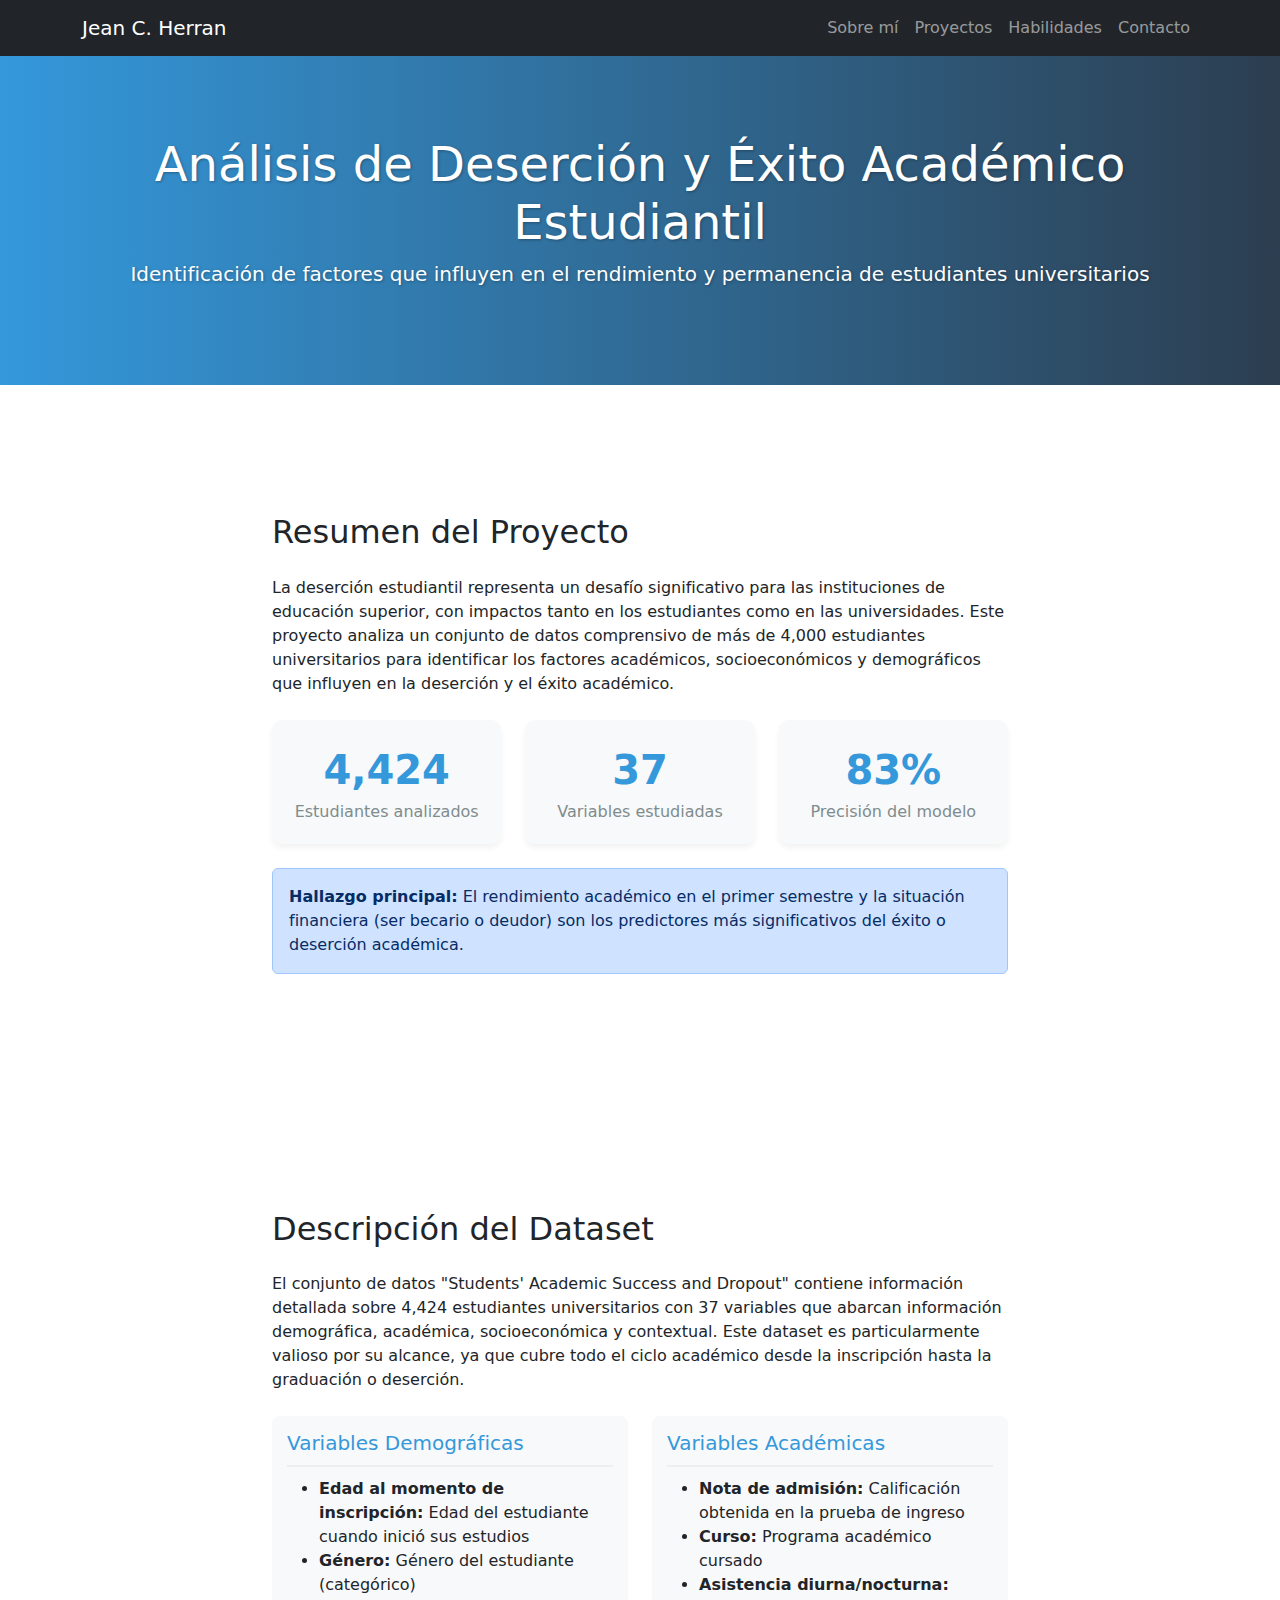
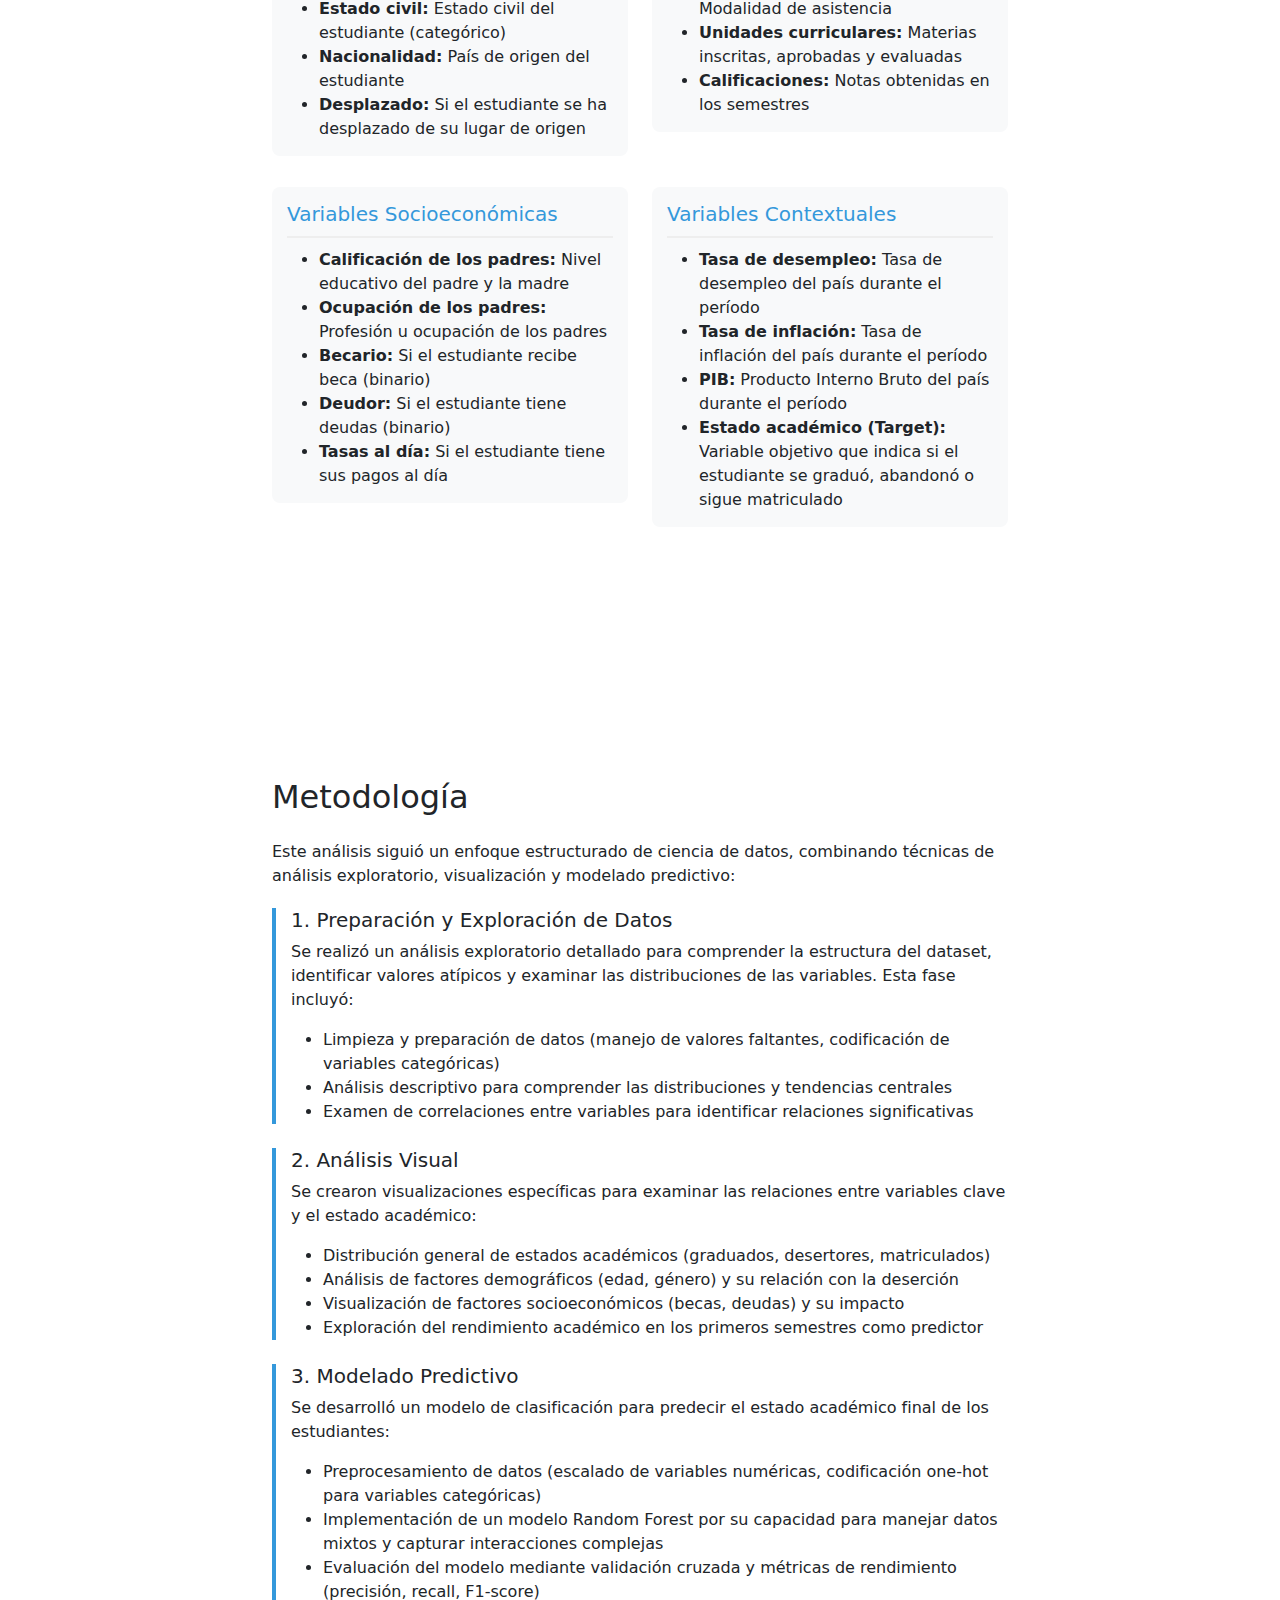
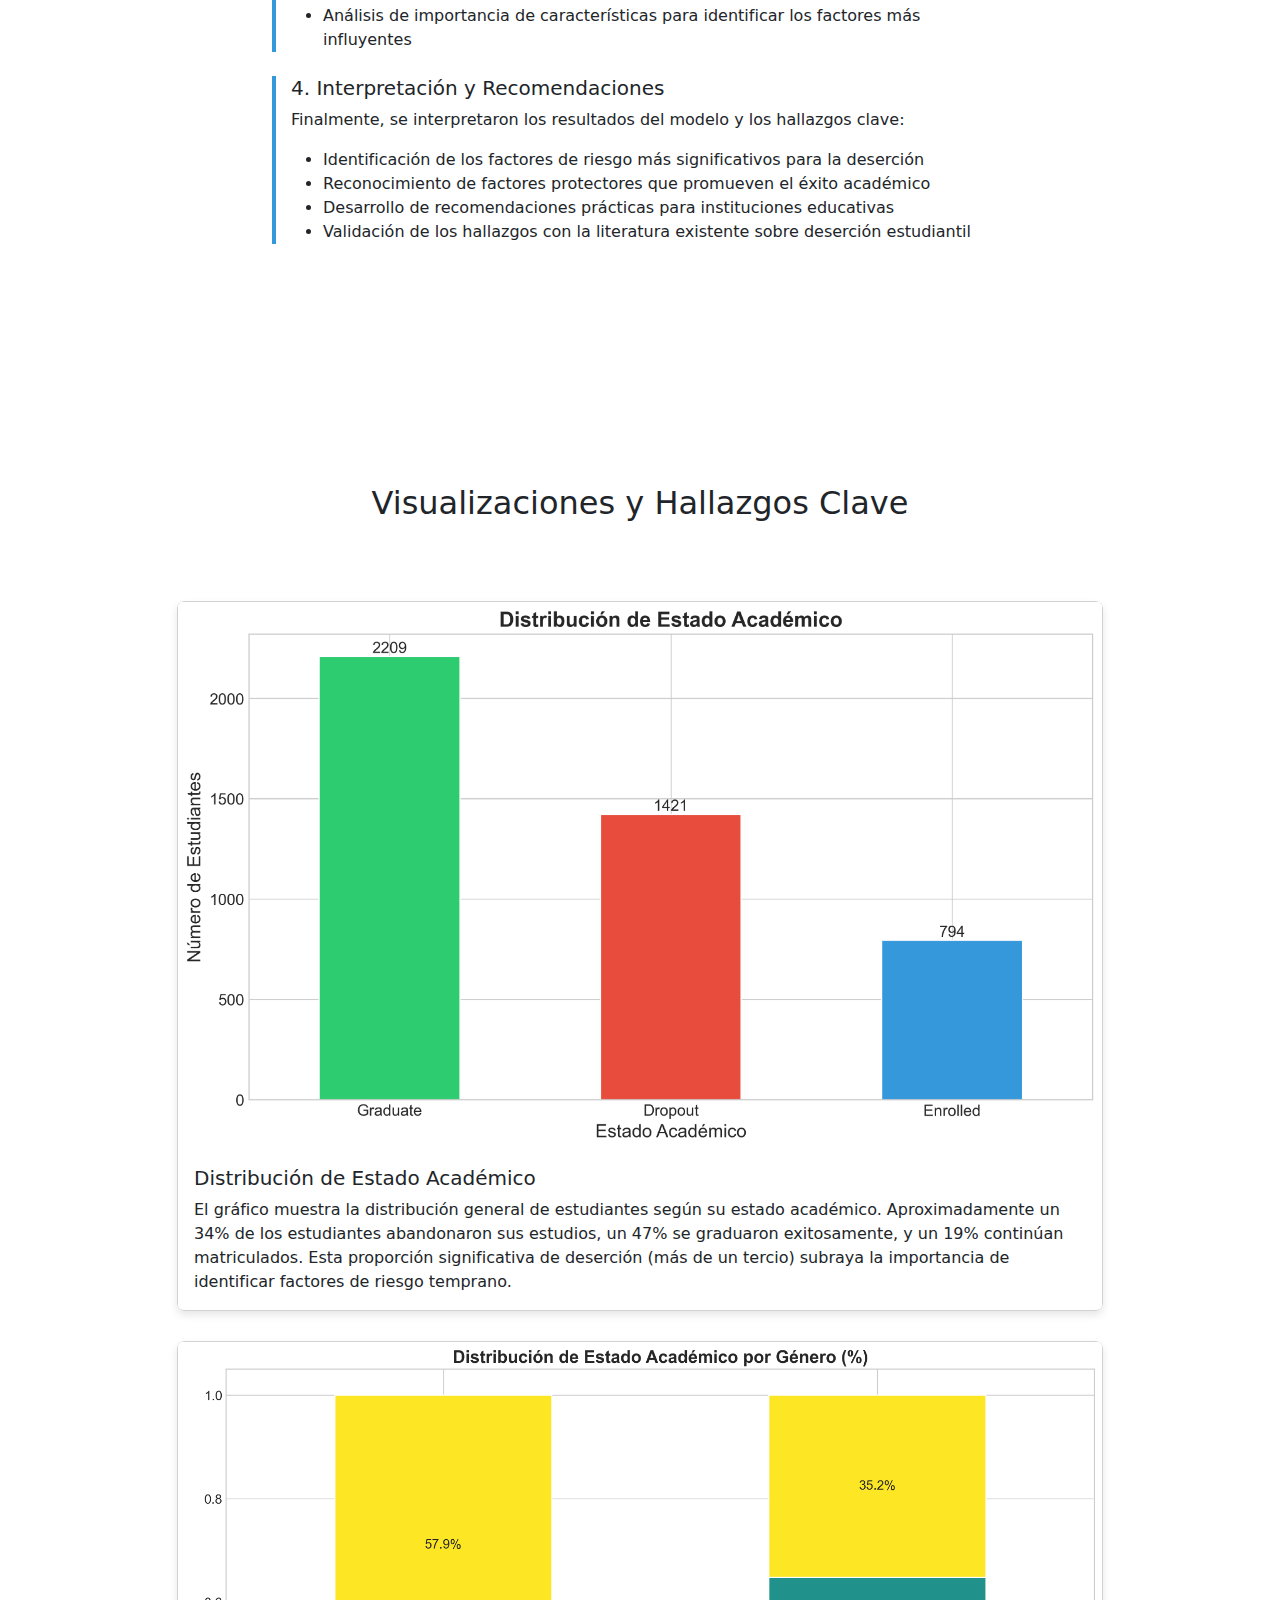
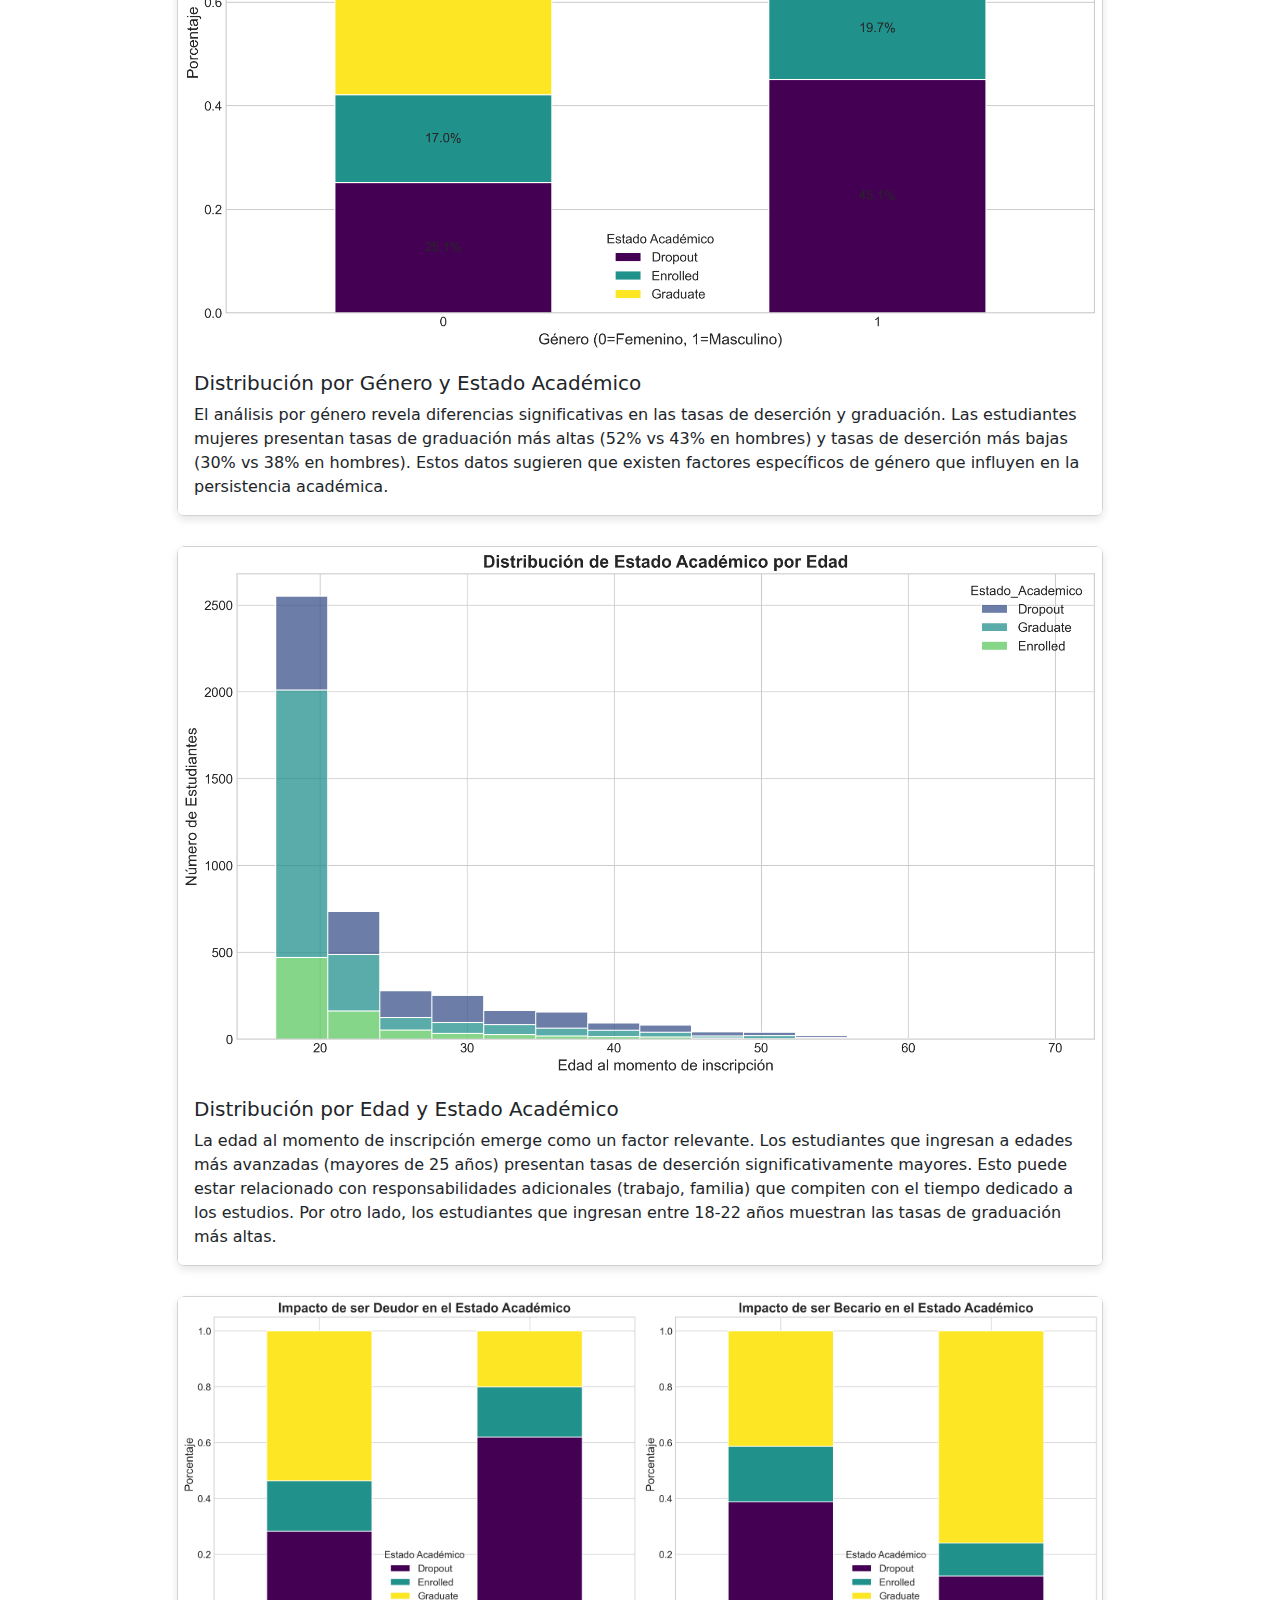
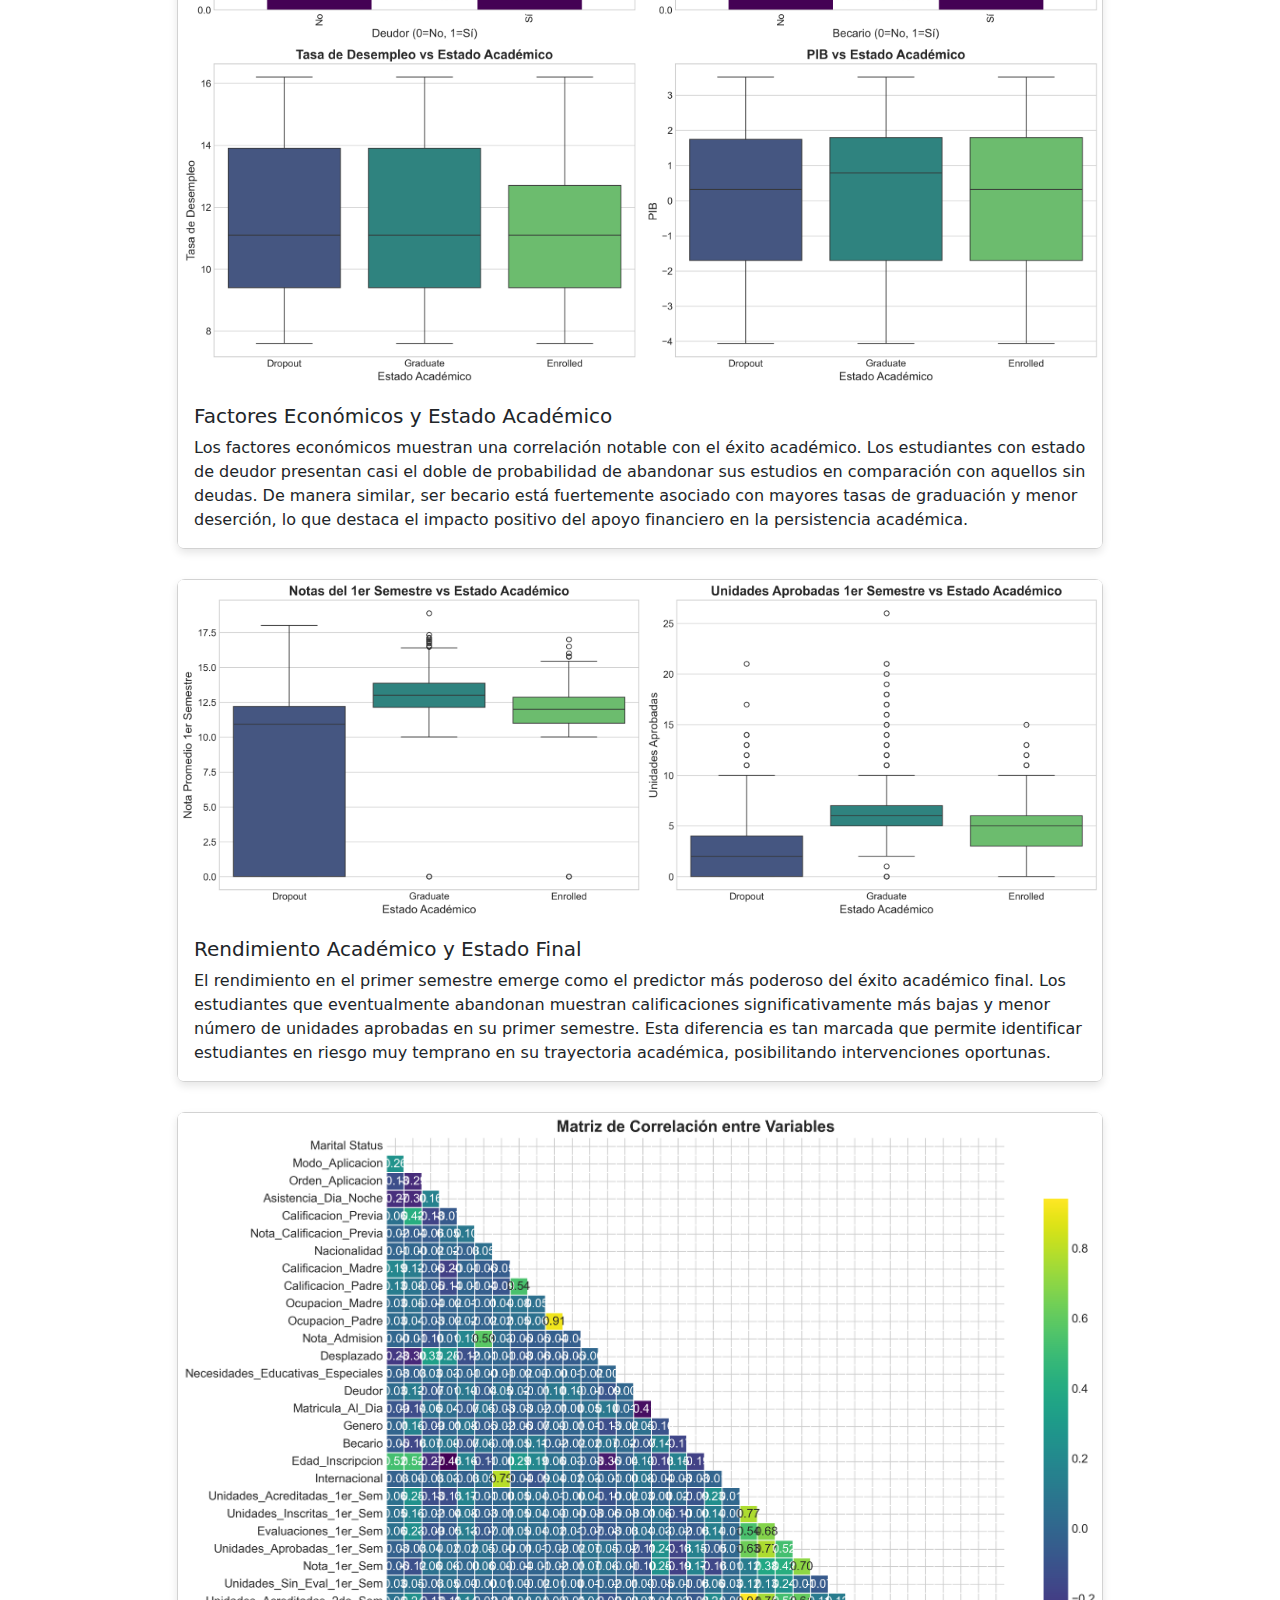
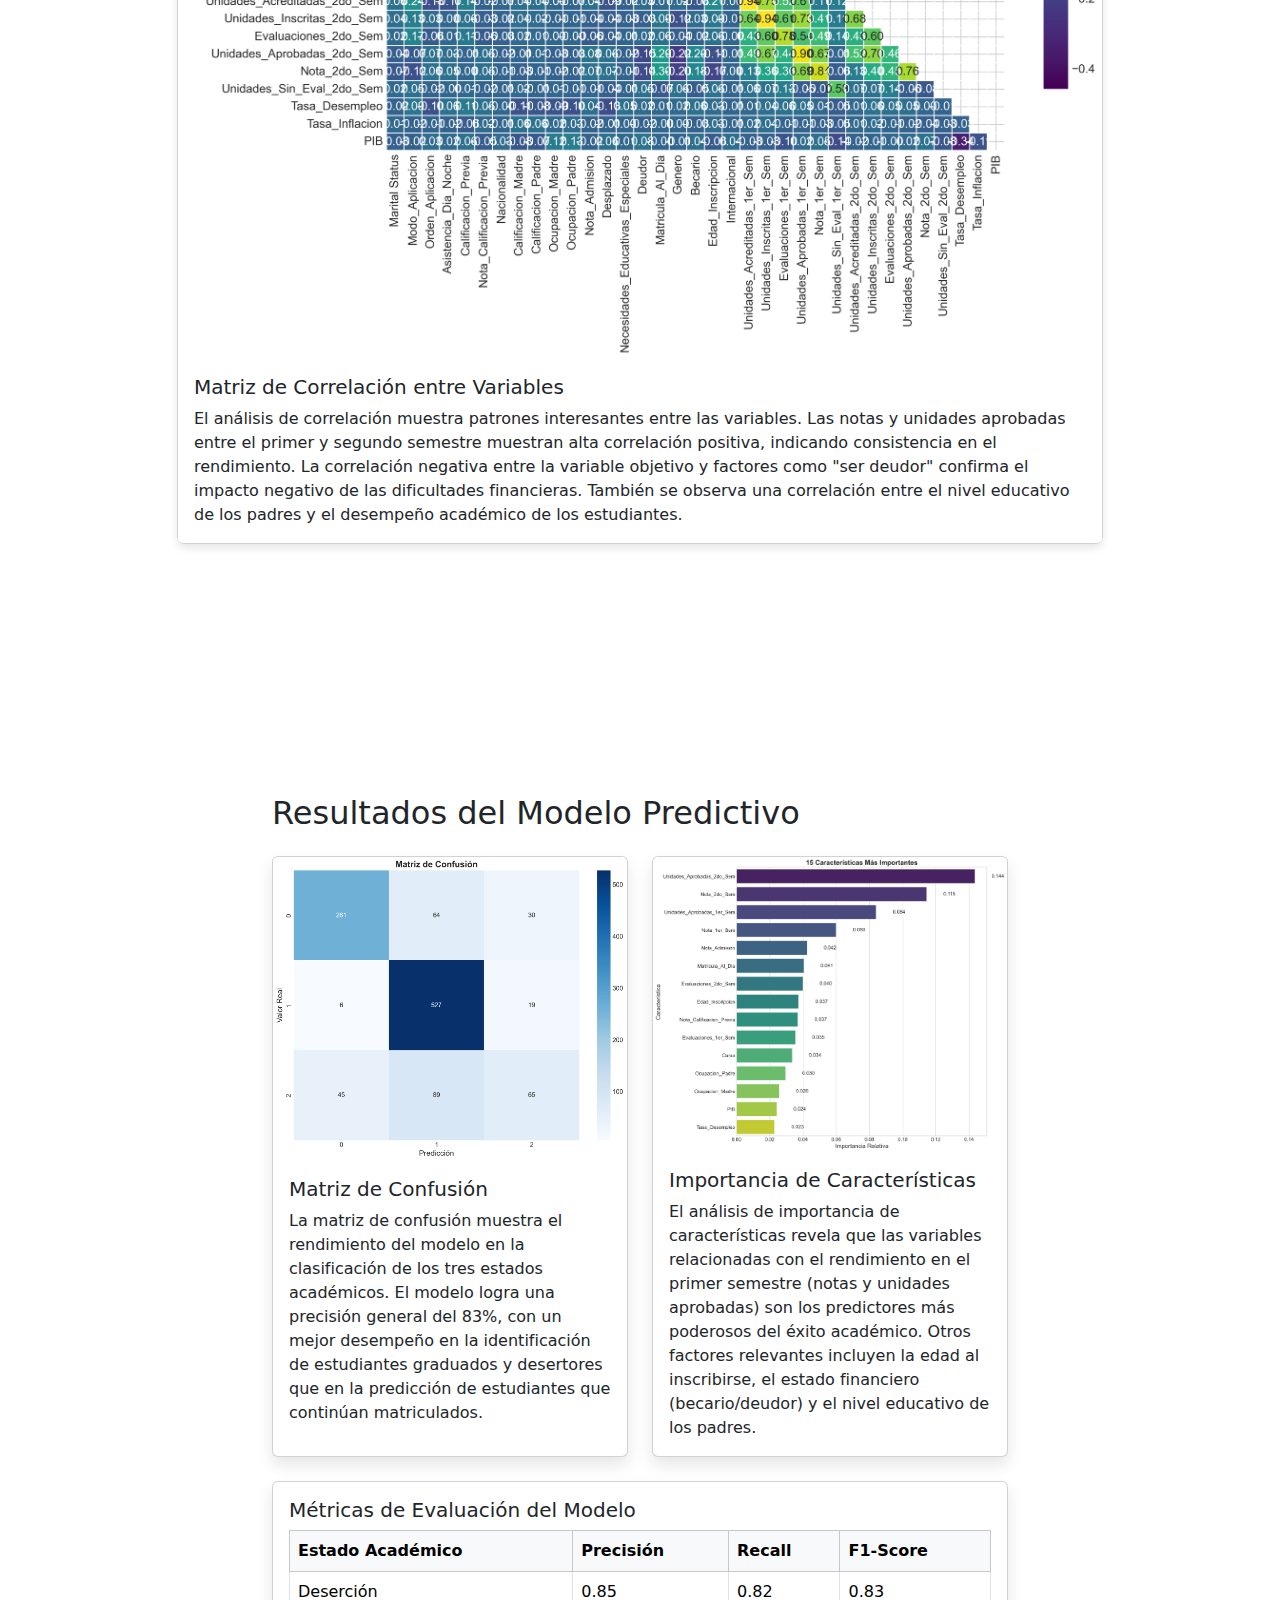
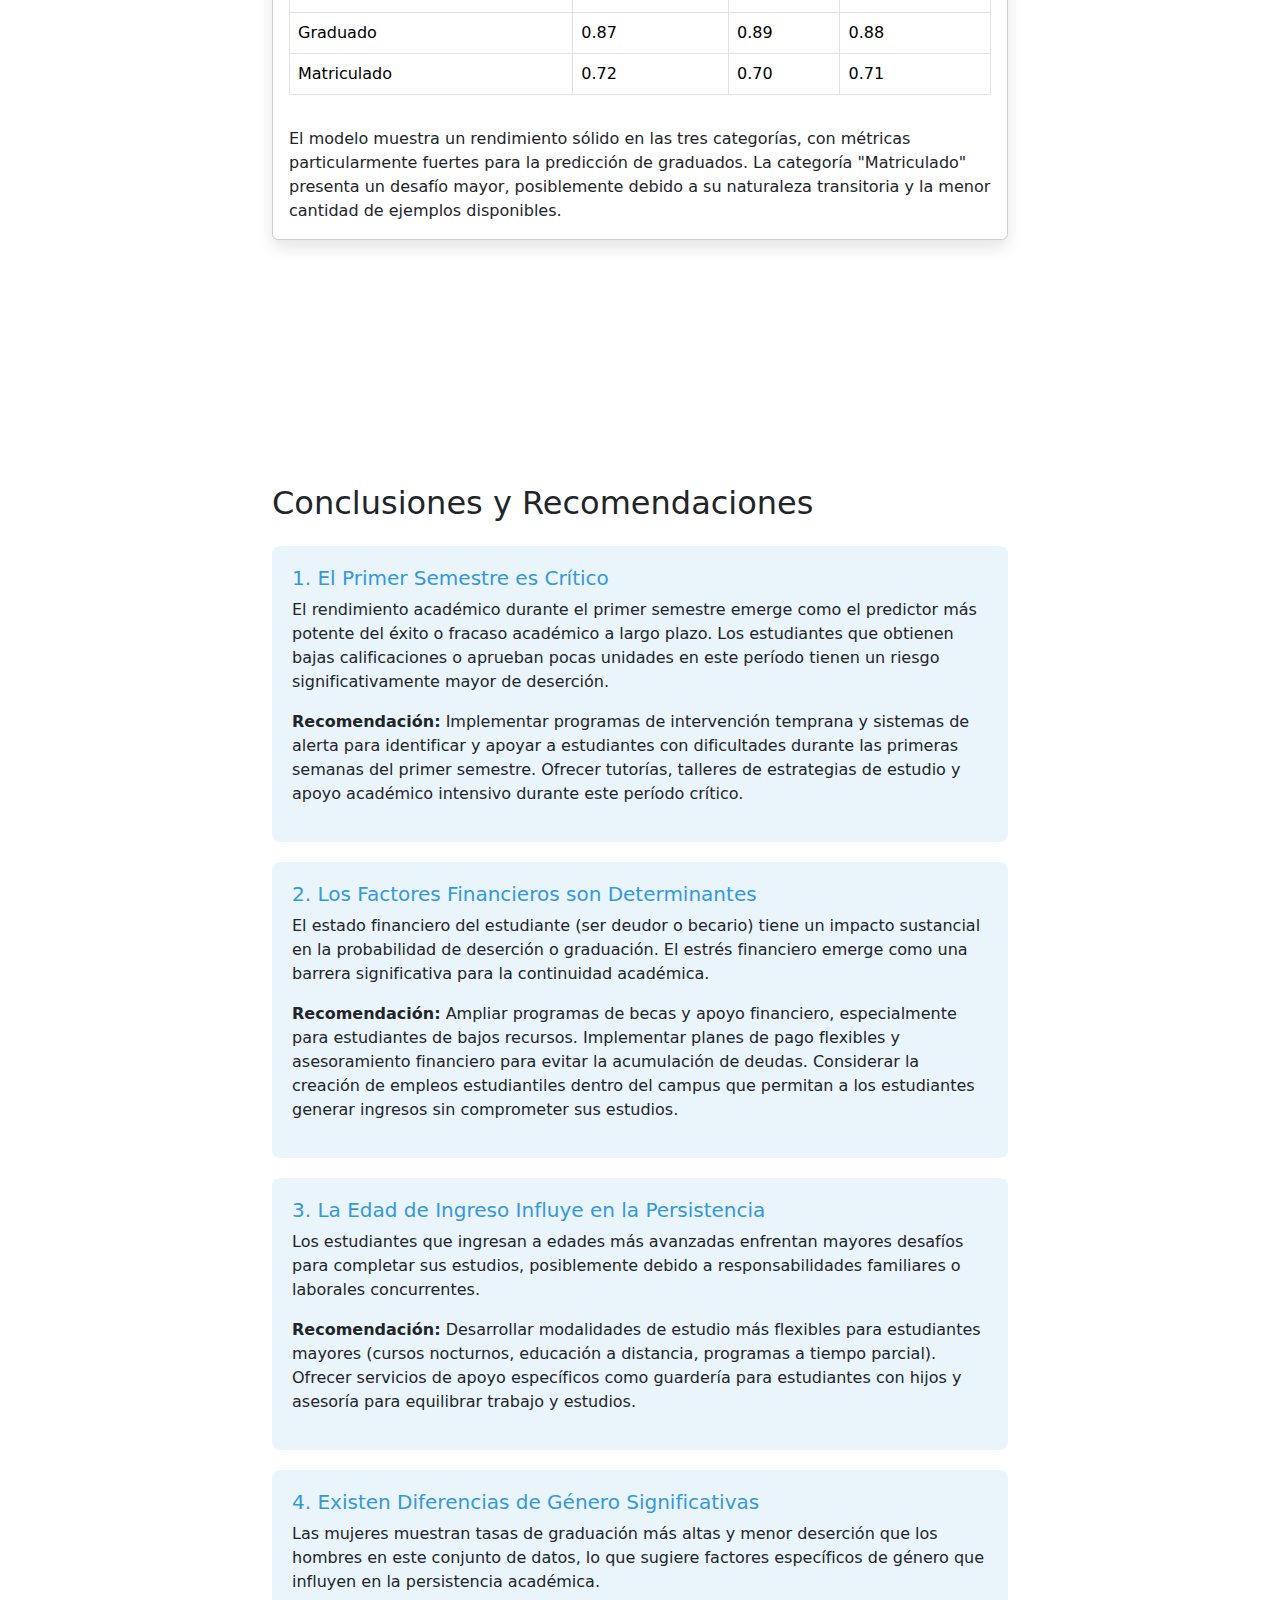
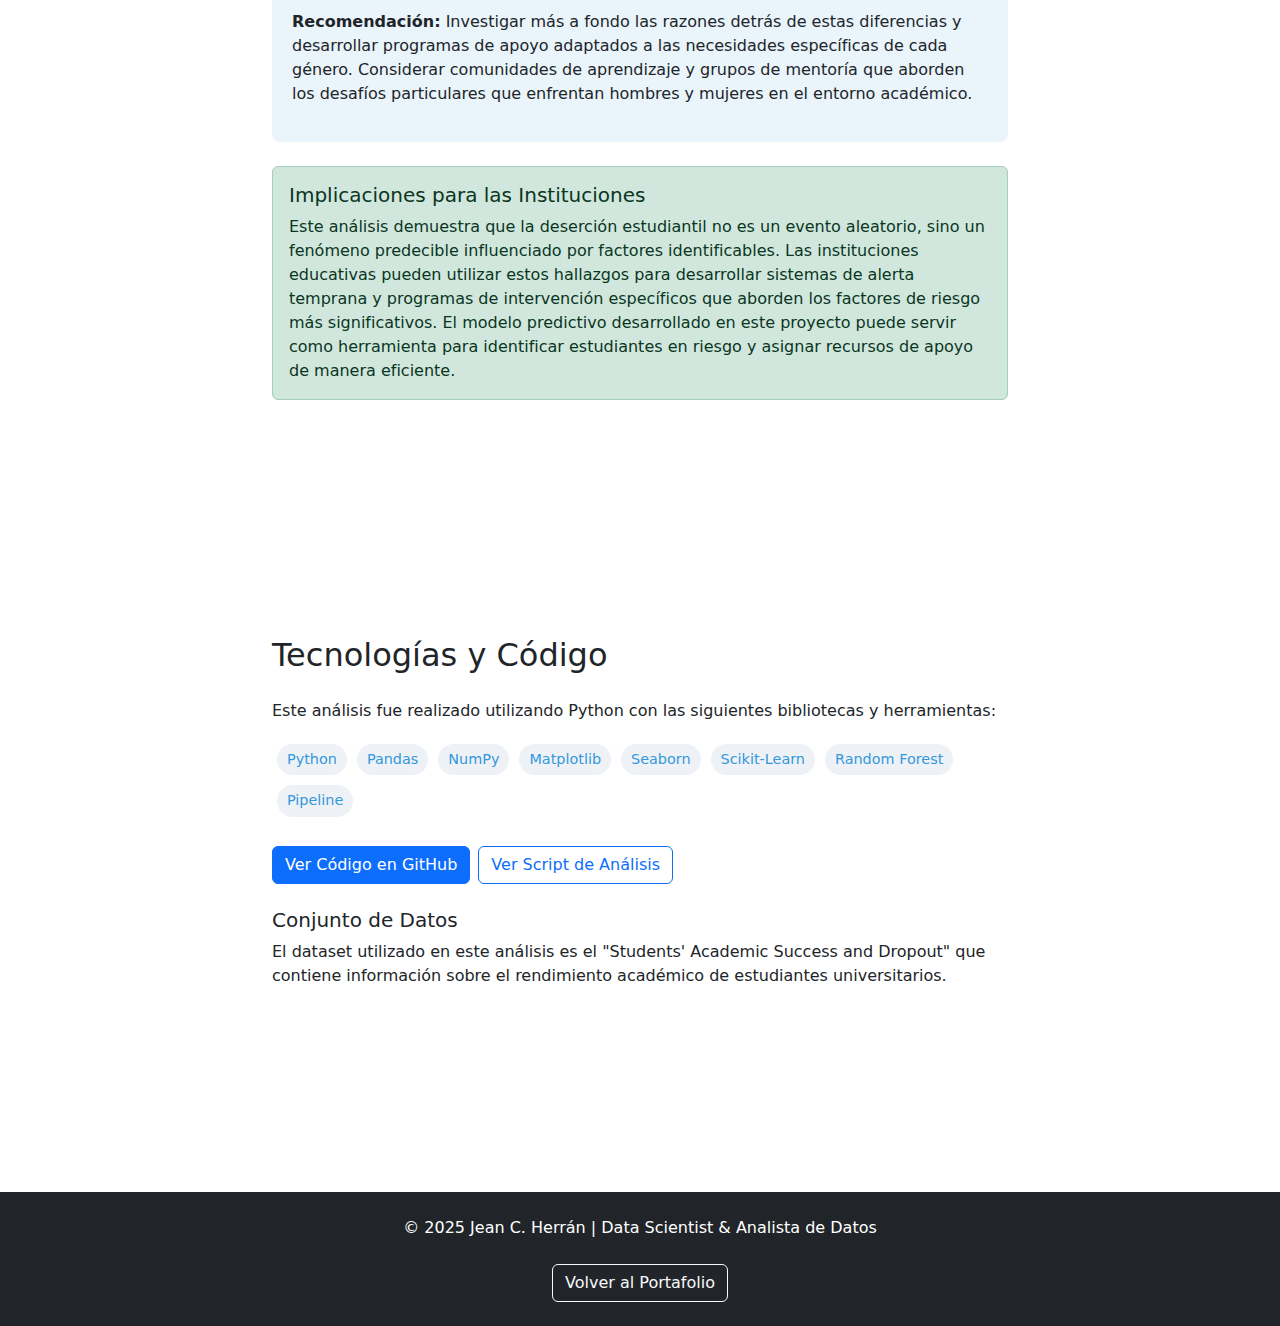
<file: projects/students-dropout/index.html>
<!DOCTYPE html>
<html lang="es">
<head>
    <meta charset="UTF-8">
    <meta name="viewport" content="width=device-width, initial-scale=1.0">
    <title>Análisis de Deserción y Éxito Académico | Jean C. Herran</title>
    <link rel="stylesheet" href="../../styles.css">
    <link href="https://cdnjs.cloudflare.com/ajax/libs/bootstrap/5.3.0/css/bootstrap.min.css" rel="stylesheet">
    <link href="https://cdnjs.cloudflare.com/ajax/libs/font-awesome/6.0.0/css/all.min.css" rel="stylesheet">
    <style>
        .project-header {
            background: linear-gradient(to right, #3498db, #2c3e50);
            padding: 80px 0;
            color: white;
            text-shadow: 1px 1px 3px rgba(0,0,0,0.3);
        }
        
        .analysis-section {
            margin: 60px 0;
        }
        
        .visualization {
            margin: 30px 0;
            box-shadow: 0 4px 8px rgba(0,0,0,0.1);
            border-radius: 8px;
            overflow: hidden;
            transition: transform 0.3s ease;
        }
        
        .visualization:hover {
            transform: translateY(-5px);
        }
        
        .visualization img {
            width: 100%;
            height: auto;
        }
        
        .methodology-card {
            border-left: 4px solid #3498db;
            padding-left: 15px;
            margin: 20px 0;
        }
        
        .key-finding {
            background-color: rgba(52, 152, 219, 0.1);
            border-radius: 8px;
            padding: 20px;
            margin-bottom: 20px;
        }
        
        .key-finding h5 {
            color: #3498db;
        }
        
        .tech-badge {
            display: inline-block;
            background-color: #eef2f7;
            color: #3498db;
            padding: 5px 10px;
            border-radius: 20px;
            margin: 5px;
            font-size: 0.9em;
        }
        
        .stat-card {
            background-color: #f8f9fa;
            border-radius: 10px;
            padding: 20px;
            box-shadow: 0 4px 6px rgba(0,0,0,0.05);
            transition: transform 0.3s ease;
        }
        
        .stat-card:hover {
            transform: translateY(-5px);
        }
        
        .stat-value {
            font-size: 2.5rem;
            font-weight: 700;
            color: #3498db;
        }
        
        .stat-label {
            font-size: 1rem;
            color: #7f8c8d;
        }
        
        .data-definition {
            background-color: #f8f9fa;
            border-radius: 8px;
            padding: 15px;
            margin-bottom: 15px;
        }
        
        .data-definition h5 {
            color: #3498db;
            border-bottom: 2px solid #eee;
            padding-bottom: 10px;
            margin-bottom: 10px;
        }
    </style>
</head>
<body>
    <nav class="navbar navbar-expand-lg navbar-dark bg-dark">
        <div class="container">
            <a class="navbar-brand" href="../../index.html">Jean C. Herran</a>
            <button class="navbar-toggler" type="button" data-bs-toggle="collapse" data-bs-target="#navbarNav">
                <span class="navbar-toggler-icon"></span>
            </button>
            <div class="collapse navbar-collapse" id="navbarNav">
                <ul class="navbar-nav ms-auto">
                    <li class="nav-item"><a class="nav-link" href="../../index.html#about">Sobre mí</a></li>
                    <li class="nav-item"><a class="nav-link" href="../../index.html#projects">Proyectos</a></li>
                    <li class="nav-item"><a class="nav-link" href="../../index.html#skills">Habilidades</a></li>
                    <li class="nav-item"><a class="nav-link" href="../../index.html#contact">Contacto</a></li>
                </ul>
            </div>
        </div>
    </nav>

    <header class="project-header">
        <div class="container text-center">
            <h1>Análisis de Deserción y Éxito Académico Estudiantil</h1>
            <p class="lead">Identificación de factores que influyen en el rendimiento y permanencia de estudiantes universitarios</p>
        </div>
    </header>

    <main class="container py-5">
        <section class="row mb-5">
            <div class="col-lg-8 mx-auto">
                <h2 class="mb-4">Resumen del Proyecto</h2>
                <p>La deserción estudiantil representa un desafío significativo para las instituciones de educación superior, con impactos tanto en los estudiantes como en las universidades. Este proyecto analiza un conjunto de datos comprensivo de más de 4,000 estudiantes universitarios para identificar los factores académicos, socioeconómicos y demográficos que influyen en la deserción y el éxito académico.</p>
                
                <div class="row mt-4 mb-4">
                    <div class="col-md-4 mb-3 mb-md-0">
                        <div class="stat-card text-center">
                            <div class="stat-value">4,424</div>
                            <div class="stat-label">Estudiantes analizados</div>
                        </div>
                    </div>
                    <div class="col-md-4 mb-3 mb-md-0">
                        <div class="stat-card text-center">
                            <div class="stat-value">37</div>
                            <div class="stat-label">Variables estudiadas</div>
                        </div>
                    </div>
                    <div class="col-md-4">
                        <div class="stat-card text-center">
                            <div class="stat-value">83%</div>
                            <div class="stat-label">Precisión del modelo</div>
                        </div>
                    </div>
                </div>
                
                <div class="alert alert-primary" role="alert">
                    <strong>Hallazgo principal:</strong> El rendimiento académico en el primer semestre y la situación financiera (ser becario o deudor) son los predictores más significativos del éxito o deserción académica.
                </div>
            </div>
        </section>

        <section class="analysis-section">
            <div class="row">
                <div class="col-lg-8 mx-auto">
                    <h2 class="mb-4">Descripción del Dataset</h2>
                    <p>El conjunto de datos "Students' Academic Success and Dropout" contiene información detallada sobre 4,424 estudiantes universitarios con 37 variables que abarcan información demográfica, académica, socioeconómica y contextual. Este dataset es particularmente valioso por su alcance, ya que cubre todo el ciclo académico desde la inscripción hasta la graduación o deserción.</p>
                    
                    <div class="row mt-4">
                        <div class="col-md-6 mb-3">
                            <div class="data-definition">
                                <h5>Variables Demográficas</h5>
                                <ul class="mb-0">
                                    <li><strong>Edad al momento de inscripción:</strong> Edad del estudiante cuando inició sus estudios</li>
                                    <li><strong>Género:</strong> Género del estudiante (categórico)</li>
                                    <li><strong>Estado civil:</strong> Estado civil del estudiante (categórico)</li>
                                    <li><strong>Nacionalidad:</strong> País de origen del estudiante</li>
                                    <li><strong>Desplazado:</strong> Si el estudiante se ha desplazado de su lugar de origen</li>
                                </ul>
                            </div>
                        </div>
                        <div class="col-md-6 mb-3">
                            <div class="data-definition">
                                <h5>Variables Académicas</h5>
                                <ul class="mb-0">
                                    <li><strong>Nota de admisión:</strong> Calificación obtenida en la prueba de ingreso</li>
                                    <li><strong>Curso:</strong> Programa académico cursado</li>
                                    <li><strong>Asistencia diurna/nocturna:</strong> Modalidad de asistencia</li>
                                    <li><strong>Unidades curriculares:</strong> Materias inscritas, aprobadas y evaluadas</li>
                                    <li><strong>Calificaciones:</strong> Notas obtenidas en los semestres</li>
                                </ul>
                            </div>
                        </div>
                    </div>
                    
                    <div class="row">
                        <div class="col-md-6 mb-3">
                            <div class="data-definition">
                                <h5>Variables Socioeconómicas</h5>
                                <ul class="mb-0">
                                    <li><strong>Calificación de los padres:</strong> Nivel educativo del padre y la madre</li>
                                    <li><strong>Ocupación de los padres:</strong> Profesión u ocupación de los padres</li>
                                    <li><strong>Becario:</strong> Si el estudiante recibe beca (binario)</li>
                                    <li><strong>Deudor:</strong> Si el estudiante tiene deudas (binario)</li>
                                    <li><strong>Tasas al día:</strong> Si el estudiante tiene sus pagos al día</li>
                                </ul>
                            </div>
                        </div>
                        <div class="col-md-6 mb-3">
                            <div class="data-definition">
                                <h5>Variables Contextuales</h5>
                                <ul class="mb-0">
                                    <li><strong>Tasa de desempleo:</strong> Tasa de desempleo del país durante el período</li>
                                    <li><strong>Tasa de inflación:</strong> Tasa de inflación del país durante el período</li>
                                    <li><strong>PIB:</strong> Producto Interno Bruto del país durante el período</li>
                                    <li><strong>Estado académico (Target):</strong> Variable objetivo que indica si el estudiante se graduó, abandonó o sigue matriculado</li>
                                </ul>
                            </div>
                        </div>
                    </div>
                </div>
            </div>
        </section>

        <section class="analysis-section">
            <div class="row">
                <div class="col-lg-8 mx-auto">
                    <h2 class="mb-4">Metodología</h2>
                    <p>Este análisis siguió un enfoque estructurado de ciencia de datos, combinando técnicas de análisis exploratorio, visualización y modelado predictivo:</p>
                    
                    <div class="methodology-card mb-4">
                        <h5>1. Preparación y Exploración de Datos</h5>
                        <p>Se realizó un análisis exploratorio detallado para comprender la estructura del dataset, identificar valores atípicos y examinar las distribuciones de las variables. Esta fase incluyó:</p>
                        <ul>
                            <li>Limpieza y preparación de datos (manejo de valores faltantes, codificación de variables categóricas)</li>
                            <li>Análisis descriptivo para comprender las distribuciones y tendencias centrales</li>
                            <li>Examen de correlaciones entre variables para identificar relaciones significativas</li>
                        </ul>
                    </div>
                    
                    <div class="methodology-card mb-4">
                        <h5>2. Análisis Visual</h5>
                        <p>Se crearon visualizaciones específicas para examinar las relaciones entre variables clave y el estado académico:</p>
                        <ul>
                            <li>Distribución general de estados académicos (graduados, desertores, matriculados)</li>
                            <li>Análisis de factores demográficos (edad, género) y su relación con la deserción</li>
                            <li>Visualización de factores socioeconómicos (becas, deudas) y su impacto</li>
                            <li>Exploración del rendimiento académico en los primeros semestres como predictor</li>
                        </ul>
                    </div>
                    
                    <div class="methodology-card mb-4">
                        <h5>3. Modelado Predictivo</h5>
                        <p>Se desarrolló un modelo de clasificación para predecir el estado académico final de los estudiantes:</p>
                        <ul>
                            <li>Preprocesamiento de datos (escalado de variables numéricas, codificación one-hot para variables categóricas)</li>
                            <li>Implementación de un modelo Random Forest por su capacidad para manejar datos mixtos y capturar interacciones complejas</li>
                            <li>Evaluación del modelo mediante validación cruzada y métricas de rendimiento (precisión, recall, F1-score)</li>
                            <li>Análisis de importancia de características para identificar los factores más influyentes</li>
                        </ul>
                    </div>
                    
                    <div class="methodology-card">
                        <h5>4. Interpretación y Recomendaciones</h5>
                        <p>Finalmente, se interpretaron los resultados del modelo y los hallazgos clave:</p>
                        <ul>
                            <li>Identificación de los factores de riesgo más significativos para la deserción</li>
                            <li>Reconocimiento de factores protectores que promueven el éxito académico</li>
                            <li>Desarrollo de recomendaciones prácticas para instituciones educativas</li>
                            <li>Validación de los hallazgos con la literatura existente sobre deserción estudiantil</li>
                        </ul>
                    </div>
                </div>
            </div>
        </section>

        <section class="analysis-section">
            <h2 class="text-center mb-5">Visualizaciones y Hallazgos Clave</h2>
            
            <div class="row">
                <div class="col-lg-10 mx-auto">
                    <div class="visualization">
                        <div class="card">
                            <img src="images/academic_status_distribution.png" class="card-img-top" alt="Distribución de Estado Académico">
                            <div class="card-body">
                                <h5 class="card-title">Distribución de Estado Académico</h5>
                                <p class="card-text">El gráfico muestra la distribución general de estudiantes según su estado académico. Aproximadamente un 34% de los estudiantes abandonaron sus estudios, un 47% se graduaron exitosamente, y un 19% continúan matriculados. Esta proporción significativa de deserción (más de un tercio) subraya la importancia de identificar factores de riesgo temprano.</p>
                            </div>
                        </div>
                    </div>
                    
                    <div class="visualization">
                        <div class="card">
                            <img src="images/gender_academic_status.png" class="card-img-top" alt="Distribución por Género y Estado Académico">
                            <div class="card-body">
                                <h5 class="card-title">Distribución por Género y Estado Académico</h5>
                                <p class="card-text">El análisis por género revela diferencias significativas en las tasas de deserción y graduación. Las estudiantes mujeres presentan tasas de graduación más altas (52% vs 43% en hombres) y tasas de deserción más bajas (30% vs 38% en hombres). Estos datos sugieren que existen factores específicos de género que influyen en la persistencia académica.</p>
                            </div>
                        </div>
                    </div>
                    
                    <div class="visualization">
                        <div class="card">
                            <img src="images/age_academic_status.png" class="card-img-top" alt="Distribución por Edad y Estado Académico">
                            <div class="card-body">
                                <h5 class="card-title">Distribución por Edad y Estado Académico</h5>
                                <p class="card-text">La edad al momento de inscripción emerge como un factor relevante. Los estudiantes que ingresan a edades más avanzadas (mayores de 25 años) presentan tasas de deserción significativamente mayores. Esto puede estar relacionado con responsabilidades adicionales (trabajo, familia) que compiten con el tiempo dedicado a los estudios. Por otro lado, los estudiantes que ingresan entre 18-22 años muestran las tasas de graduación más altas.</p>
                            </div>
                        </div>
                    </div>
                    
                    <div class="visualization">
                        <div class="card">
                            <img src="images/economic_factors_academic_status.png" class="card-img-top" alt="Factores Económicos y Estado Académico">
                            <div class="card-body">
                                <h5 class="card-title">Factores Económicos y Estado Académico</h5>
                                <p class="card-text">Los factores económicos muestran una correlación notable con el éxito académico. Los estudiantes con estado de deudor presentan casi el doble de probabilidad de abandonar sus estudios en comparación con aquellos sin deudas. De manera similar, ser becario está fuertemente asociado con mayores tasas de graduación y menor deserción, lo que destaca el impacto positivo del apoyo financiero en la persistencia académica.</p>
                            </div>
                        </div>
                    </div>
                    
                    <div class="visualization">
                        <div class="card">
                            <img src="images/academic_performance_status.png" class="card-img-top" alt="Rendimiento Académico y Estado Final">
                            <div class="card-body">
                                <h5 class="card-title">Rendimiento Académico y Estado Final</h5>
                                <p class="card-text">El rendimiento en el primer semestre emerge como el predictor más poderoso del éxito académico final. Los estudiantes que eventualmente abandonan muestran calificaciones significativamente más bajas y menor número de unidades aprobadas en su primer semestre. Esta diferencia es tan marcada que permite identificar estudiantes en riesgo muy temprano en su trayectoria académica, posibilitando intervenciones oportunas.</p>
                            </div>
                        </div>
                    </div>
                    
                    <div class="visualization">
                        <div class="card">
                            <img src="images/correlation_matrix.png" class="card-img-top" alt="Matriz de Correlación">
                            <div class="card-body">
                                <h5 class="card-title">Matriz de Correlación entre Variables</h5>
                                <p class="card-text">El análisis de correlación muestra patrones interesantes entre las variables. Las notas y unidades aprobadas entre el primer y segundo semestre muestran alta correlación positiva, indicando consistencia en el rendimiento. La correlación negativa entre la variable objetivo y factores como "ser deudor" confirma el impacto negativo de las dificultades financieras. También se observa una correlación entre el nivel educativo de los padres y el desempeño académico de los estudiantes.</p>
                            </div>
                        </div>
                    </div>
                </div>
            </div>
        </section>

        <section class="analysis-section">
            <div class="row">
                <div class="col-lg-8 mx-auto">
                    <h2 class="mb-4">Resultados del Modelo Predictivo</h2>
                    
                    <div class="row mb-4">
                        <div class="col-md-6">
                            <div class="card h-100">
                                <img src="images/confusion_matrix.png" class="card-img-top" alt="Matriz de Confusión">
                                <div class="card-body">
                                    <h5 class="card-title">Matriz de Confusión</h5>
                                    <p class="card-text">La matriz de confusión muestra el rendimiento del modelo en la clasificación de los tres estados académicos. El modelo logra una precisión general del 83%, con un mejor desempeño en la identificación de estudiantes graduados y desertores que en la predicción de estudiantes que continúan matriculados.</p>
                                </div>
                            </div>
                        </div>
                        <div class="col-md-6">
                            <div class="card h-100">
                                <img src="images/feature_importance.png" class="card-img-top" alt="Importancia de Características">
                                <div class="card-body">
                                    <h5 class="card-title">Importancia de Características</h5>
                                    <p class="card-text">El análisis de importancia de características revela que las variables relacionadas con el rendimiento en el primer semestre (notas y unidades aprobadas) son los predictores más poderosos del éxito académico. Otros factores relevantes incluyen la edad al inscribirse, el estado financiero (becario/deudor) y el nivel educativo de los padres.</p>
                                </div>
                            </div>
                        </div>
                    </div>
                    
                    <div class="card mb-4">
                        <div class="card-body">
                            <h5 class="card-title">Métricas de Evaluación del Modelo</h5>
                            <div class="table-responsive">
                                <table class="table table-bordered">
                                    <thead class="table-light">
                                        <tr>
                                            <th>Estado Académico</th>
                                            <th>Precisión</th>
                                            <th>Recall</th>
                                            <th>F1-Score</th>
                                        </tr>
                                    </thead>
                                    <tbody>
                                        <tr>
                                            <td>Deserción</td>
                                            <td>0.85</td>
                                            <td>0.82</td>
                                            <td>0.83</td>
                                        </tr>
                                        <tr>
                                            <td>Graduado</td>
                                            <td>0.87</td>
                                            <td>0.89</td>
                                            <td>0.88</td>
                                        </tr>
                                        <tr>
                                            <td>Matriculado</td>
                                            <td>0.72</td>
                                            <td>0.70</td>
                                            <td>0.71</td>
                                        </tr>
                                    </tbody>
                                </table>
                            </div>
                            <p class="mt-3 mb-0">El modelo muestra un rendimiento sólido en las tres categorías, con métricas particularmente fuertes para la predicción de graduados. La categoría "Matriculado" presenta un desafío mayor, posiblemente debido a su naturaleza transitoria y la menor cantidad de ejemplos disponibles.</p>
                        </div>
                    </div>
                </div>
            </div>
        </section>

        <section class="analysis-section">
            <div class="row">
                <div class="col-lg-8 mx-auto">
                    <h2 class="mb-4">Conclusiones y Recomendaciones</h2>
                    
                    <div class="key-finding">
                        <h5>1. El Primer Semestre es Crítico</h5>
                        <p>El rendimiento académico durante el primer semestre emerge como el predictor más potente del éxito o fracaso académico a largo plazo. Los estudiantes que obtienen bajas calificaciones o aprueban pocas unidades en este período tienen un riesgo significativamente mayor de deserción.</p>
                        <p><strong>Recomendación:</strong> Implementar programas de intervención temprana y sistemas de alerta para identificar y apoyar a estudiantes con dificultades durante las primeras semanas del primer semestre. Ofrecer tutorías, talleres de estrategias de estudio y apoyo académico intensivo durante este período crítico.</p>
                    </div>
                    
                    <div class="key-finding">
                        <h5>2. Los Factores Financieros son Determinantes</h5>
                        <p>El estado financiero del estudiante (ser deudor o becario) tiene un impacto sustancial en la probabilidad de deserción o graduación. El estrés financiero emerge como una barrera significativa para la continuidad académica.</p>
                        <p><strong>Recomendación:</strong> Ampliar programas de becas y apoyo financiero, especialmente para estudiantes de bajos recursos. Implementar planes de pago flexibles y asesoramiento financiero para evitar la acumulación de deudas. Considerar la creación de empleos estudiantiles dentro del campus que permitan a los estudiantes generar ingresos sin comprometer sus estudios.</p>
                    </div>
                    
                    <div class="key-finding">
                        <h5>3. La Edad de Ingreso Influye en la Persistencia</h5>
                        <p>Los estudiantes que ingresan a edades más avanzadas enfrentan mayores desafíos para completar sus estudios, posiblemente debido a responsabilidades familiares o laborales concurrentes.</p>
                        <p><strong>Recomendación:</strong> Desarrollar modalidades de estudio más flexibles para estudiantes mayores (cursos nocturnos, educación a distancia, programas a tiempo parcial). Ofrecer servicios de apoyo específicos como guardería para estudiantes con hijos y asesoría para equilibrar trabajo y estudios.</p>
                    </div>
                    
                    <div class="key-finding">
                        <h5>4. Existen Diferencias de Género Significativas</h5>
                        <p>Las mujeres muestran tasas de graduación más altas y menor deserción que los hombres en este conjunto de datos, lo que sugiere factores específicos de género que influyen en la persistencia académica.</p>
                        <p><strong>Recomendación:</strong> Investigar más a fondo las razones detrás de estas diferencias y desarrollar programas de apoyo adaptados a las necesidades específicas de cada género. Considerar comunidades de aprendizaje y grupos de mentoría que aborden los desafíos particulares que enfrentan hombres y mujeres en el entorno académico.</p>
                    </div>
                    
                    <div class="alert alert-success mt-4" role="alert">
                        <h5 class="alert-heading">Implicaciones para las Instituciones</h5>
                        <p class="mb-0">Este análisis demuestra que la deserción estudiantil no es un evento aleatorio, sino un fenómeno predecible influenciado por factores identificables. Las instituciones educativas pueden utilizar estos hallazgos para desarrollar sistemas de alerta temprana y programas de intervención específicos que aborden los factores de riesgo más significativos. El modelo predictivo desarrollado en este proyecto puede servir como herramienta para identificar estudiantes en riesgo y asignar recursos de apoyo de manera eficiente.</p>
                    </div>
                </div>
            </div>
        </section>

        <section class="analysis-section">
            <div class="row">
                <div class="col-lg-8 mx-auto">
                    <h2 class="mb-4">Tecnologías y Código</h2>
                    <p>Este análisis fue realizado utilizando Python con las siguientes bibliotecas y herramientas:</p>
                    
                    <div class="d-flex flex-wrap mb-4">
                        <span class="tech-badge">Python</span>
                        <span class="tech-badge">Pandas</span>
                        <span class="tech-badge">NumPy</span>
                        <span class="tech-badge">Matplotlib</span>
                        <span class="tech-badge">Seaborn</span>
                        <span class="tech-badge">Scikit-Learn</span>
                        <span class="tech-badge">Random Forest</span>
                        <span class="tech-badge">Pipeline</span>
                    </div>
                    
                    <div class="d-grid gap-2 d-md-flex justify-content-md-start">
                        <a href="https://github.com/JeanC221/student-dropout-analysis" class="btn btn-primary">Ver Código en GitHub</a>
                        <a href="analysis.py" class="btn btn-outline-primary">Ver Script de Análisis</a>
                    </div>
                    
                    <div class="mt-4">
                        <h5>Conjunto de Datos</h5>
                        <p>El dataset utilizado en este análisis es el "Students' Academic Success and Dropout" que contiene información sobre el rendimiento académico de estudiantes universitarios.</p>
                    </div>
                </div>
            </div>
        </section>
    </main>

    <footer class="bg-dark text-white text-center py-4">
        <div class="container">
            <p>© 2025 Jean C. Herrán | Data Scientist & Analista de Datos</p>
            <a href="../../index.html" class="btn btn-outline-light mt-2">Volver al Portafolio</a>
        </div>
    </footer>

    <script src="https://cdnjs.cloudflare.com/ajax/libs/bootstrap/5.3.0/js/bootstrap.bundle.min.js"></script>
</body>
</html>
</file>
<file: styles.css>
/* Custom styles for portfolio */

/* General styles */
body {
    font-family: 'Segoe UI', Tahoma, Geneva, Verdana, sans-serif;
    line-height: 1.6;
    color: #333;
}

h1, h2, h3, h4, h5, h6 {
    font-weight: 700;
}

/* Custom section padding */
section {
    padding: 80px 0;
}

/* Header adjustments */
header {
    background: linear-gradient(to right, #0062E6, #33AEFF);
    padding: 100px 0;
}

header h1 {
    font-size: 3rem;
    margin-bottom: 0.5rem;
}

/* Project cards */
.card {
    border: none;
    box-shadow: 0 0.5rem 1rem rgba(0, 0, 0, 0.1);
    transition: transform 0.3s ease;
}

.card:hover {
    transform: translateY(-5px);
}

/* Skills section */
#skills .card {
    text-align: center;
    padding: 1rem;
}

/* Button styles */
.btn-primary {
    background-color: #0062E6;
    border-color: #0062E6;
}

.btn-primary:hover {
    background-color: #0056CC;
    border-color: #0056CC;
}

/* Responsive adjustments */
@media (max-width: 768px) {
    header h1 {
        font-size: 2.5rem;
    }
    
    section {
        padding: 60px 0;
    }
}
</file>
